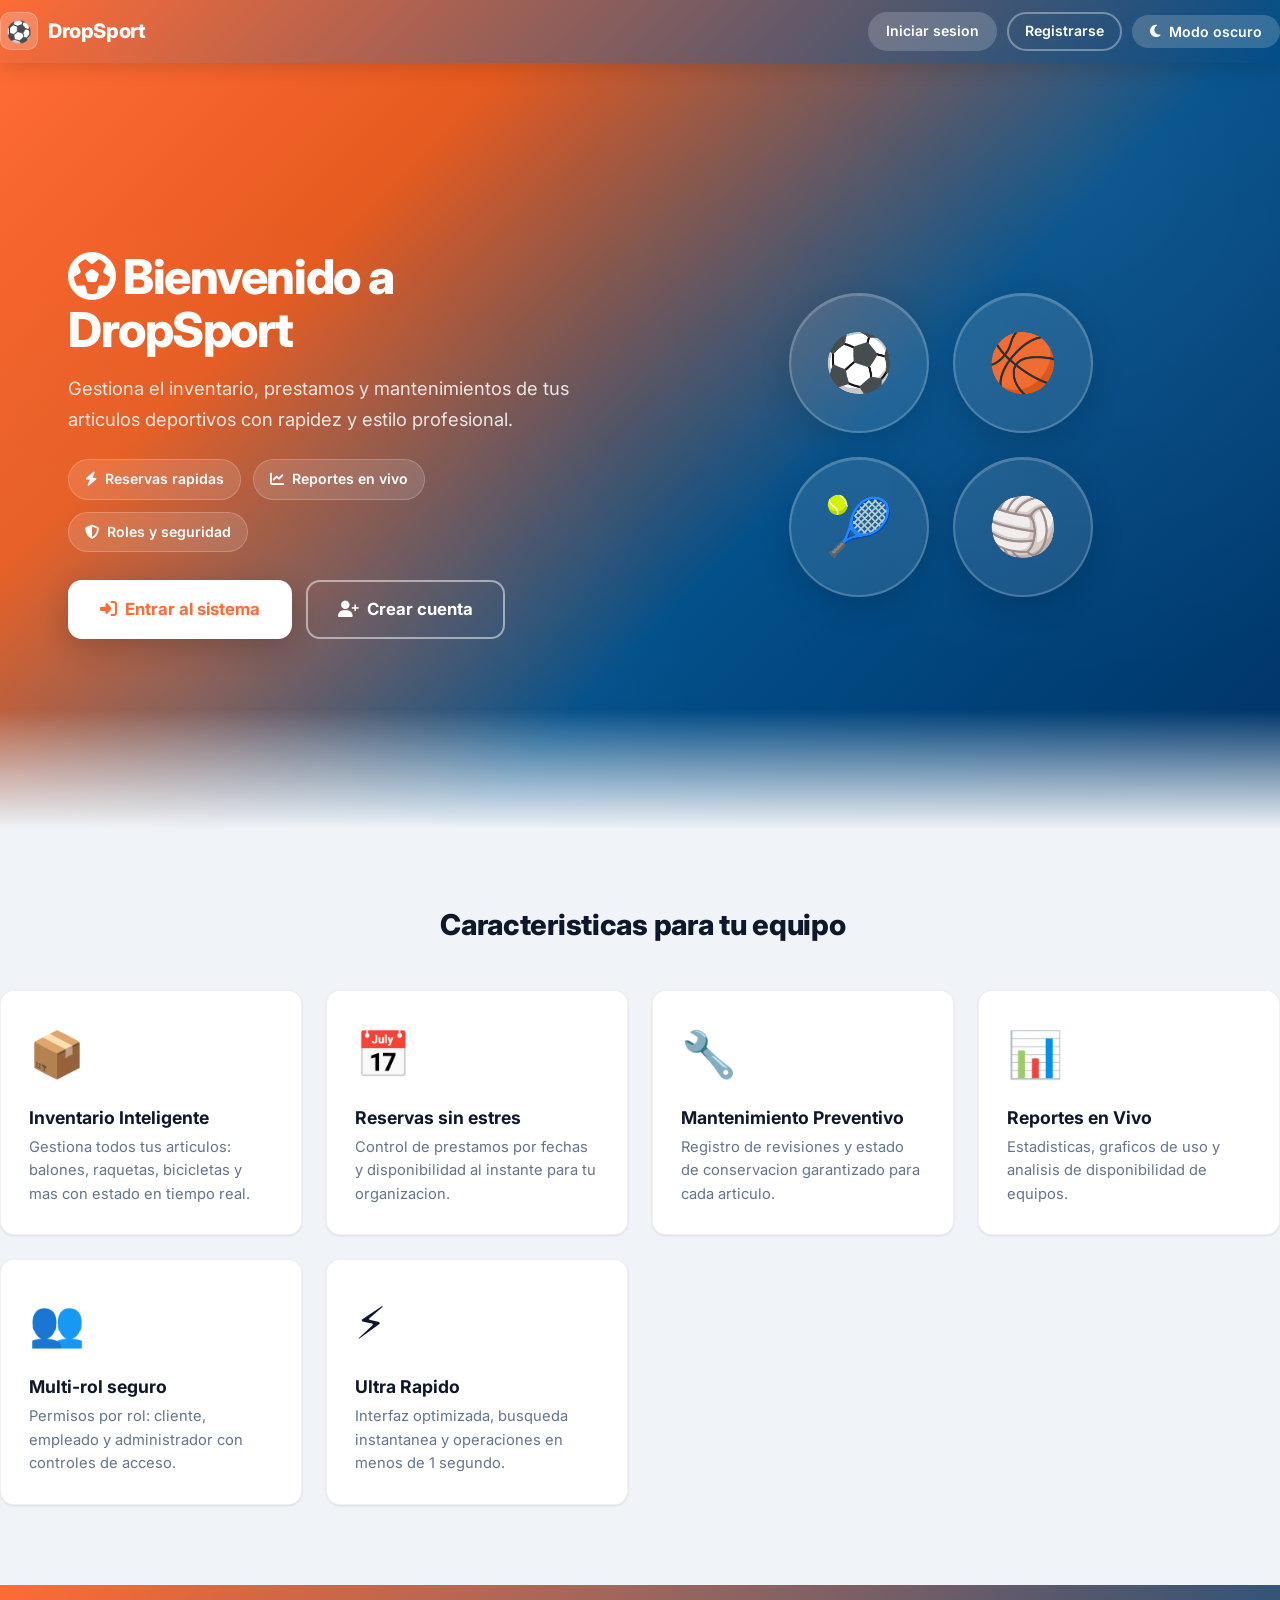
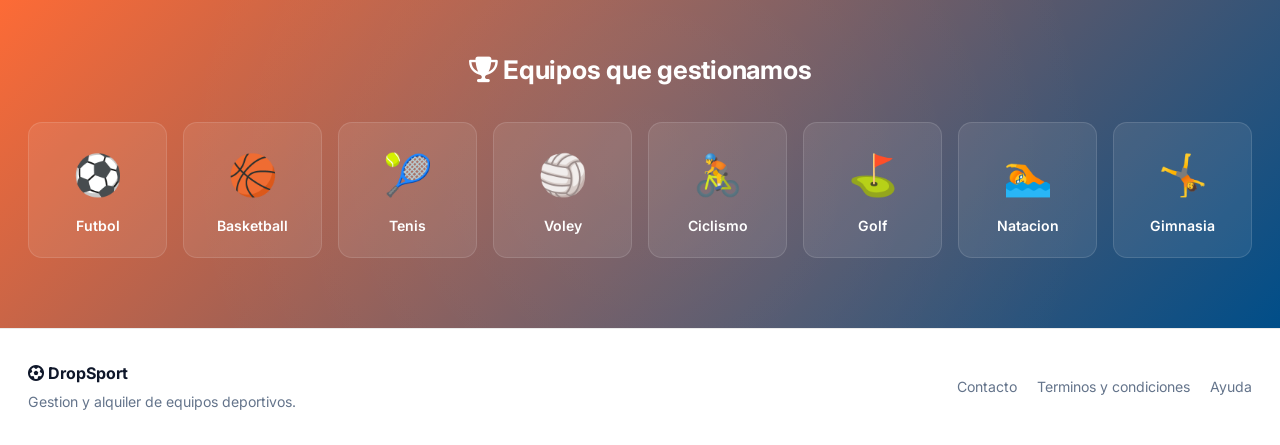
<file: index.html>
<!doctype html>
<html lang="es">
<head>
  <meta charset="utf-8" />
  <meta name="viewport" content="width=device-width,initial-scale=1" />
  <title>DropSport � Gestion de inventarios deportivos</title>
  <link rel="stylesheet" href="styles.css">
  <link href="https://fonts.googleapis.com/css2?family=Inter:wght@300;400;600;700;800&display=swap" rel="stylesheet">
  <link rel="stylesheet" href="https://cdnjs.cloudflare.com/ajax/libs/font-awesome/6.4.0/css/all.min.css">
</head>
<body class="light">
  <header class="site-header">
    <div class="container header-grid">
      <a class="brand" href="/">
        <span class="brand-icon">&#9917;</span> DropSport
      </a>
      <nav class="nav">
        <a href="login.html" class="btn small">Iniciar sesion</a>
        <a href="register.html" class="btn small outline">Registrarse</a>
        <button id="toggleTheme" class="btn small plain" aria-label="Cambiar tema">&#127769; Modo oscuro</button>
      </nav>
    </div>
  </header>

  <main>
    <section id="landing" class="hero-extreme">
      <div class="hero-overlay"></div>
      <div class="hero-inner">
        <div class="hero-text">
          <h2><i class="fa-solid fa-futbol"></i> Bienvenido a DropSport</h2>
          <p class="lead">Gestiona el inventario, prestamos y mantenimientos de tus articulos deportivos con rapidez y estilo profesional.</p>
          <ul class="hero-features">
            <li><i class="fa-solid fa-bolt"></i> Reservas rapidas</li>
            <li><i class="fa-solid fa-chart-line"></i> Reportes en vivo</li>
            <li><i class="fa-solid fa-shield-halved"></i> Roles y seguridad</li>
          </ul>
          <div class="cta">
            <a href="login.html" id="ctaLogin" class="btn large"><i class="fa-solid fa-right-to-bracket"></i> Entrar al sistema</a>
            <a href="register.html" id="ctaRegister" class="btn large outline"><i class="fa-solid fa-user-plus"></i> Crear cuenta</a>
          </div>
        </div>
        <div class="hero-visual" aria-hidden="true">
          <div class="sports-grid">
            <div class="sport-ball">&#9917;</div>
            <div class="sport-ball">&#127936;</div>
            <div class="sport-ball">&#127934;</div>
            <div class="sport-ball">&#127952;</div>
          </div>
        </div>
      </div>
    </section>

    <section class="container features-section">
      <h3><i class="fa-solid fa-sparkles"></i> Caracteristicas para tu equipo</h3>
      <div class="feature-grid">
        <div class="card feature-card">
          <div class="feature-icon">&#128230;</div>
          <h4>Inventario Inteligente</h4>
          <p>Gestiona todos tus articulos: balones, raquetas, bicicletas y mas con estado en tiempo real.</p>
        </div>
        <div class="card feature-card">
          <div class="feature-icon">&#128197;</div>
          <h4>Reservas sin estres</h4>
          <p>Control de prestamos por fechas y disponibilidad al instante para tu organizacion.</p>
        </div>
        <div class="card feature-card">
          <div class="feature-icon">&#128295;</div>
          <h4>Mantenimiento Preventivo</h4>
          <p>Registro de revisiones y estado de conservacion garantizado para cada articulo.</p>
        </div>
        <div class="card feature-card">
          <div class="feature-icon">&#128202;</div>
          <h4>Reportes en Vivo</h4>
          <p>Estadisticas, graficos de uso y analisis de disponibilidad de equipos.</p>
        </div>
        <div class="card feature-card">
          <div class="feature-icon">&#128101;</div>
          <h4>Multi-rol seguro</h4>
          <p>Permisos por rol: cliente, empleado y administrador con controles de acceso.</p>
        </div>
        <div class="card feature-card">
          <div class="feature-icon">&#9889;</div>
          <h4>Ultra Rapido</h4>
          <p>Interfaz optimizada, busqueda instantanea y operaciones en menos de 1 segundo.</p>
        </div>
      </div>
    </section>

    <section class="sports-showcase">
      <div class="container">
        <h3><i class="fa-solid fa-trophy"></i> Equipos que gestionamos</h3>
        <div class="sports-carousel">
          <div class="sport-item"><div class="sport-icon">&#9917;</div><p>Futbol</p></div>
          <div class="sport-item"><div class="sport-icon">&#127936;</div><p>Basketball</p></div>
          <div class="sport-item"><div class="sport-icon">&#127934;</div><p>Tenis</p></div>
          <div class="sport-item"><div class="sport-icon">&#127952;</div><p>Voley</p></div>
          <div class="sport-item"><div class="sport-icon">&#128692;</div><p>Ciclismo</p></div>
          <div class="sport-item"><div class="sport-icon">&#9971;</div><p>Golf</p></div>
          <div class="sport-item"><div class="sport-icon">&#127946;</div><p>Natacion</p></div>
          <div class="sport-item"><div class="sport-icon">&#129336;</div><p>Gimnasia</p></div>
        </div>
      </div>
    </section>
  </main>

  <footer class="site-footer">
    <div class="footer-grid">
      <div>
        <strong><i class="fa-solid fa-futbol"></i> DropSport</strong>
        <p>Gestion y alquiler de equipos deportivos.</p>
      </div>
      <div class="footer-links">
        <a href="#">Contacto</a>
        <a href="#">Terminos y condiciones</a>
        <a href="#">Ayuda</a>
      </div>
    </div>
  </footer>

  <script src="app.js"></script>
</body>
</html>
</file>
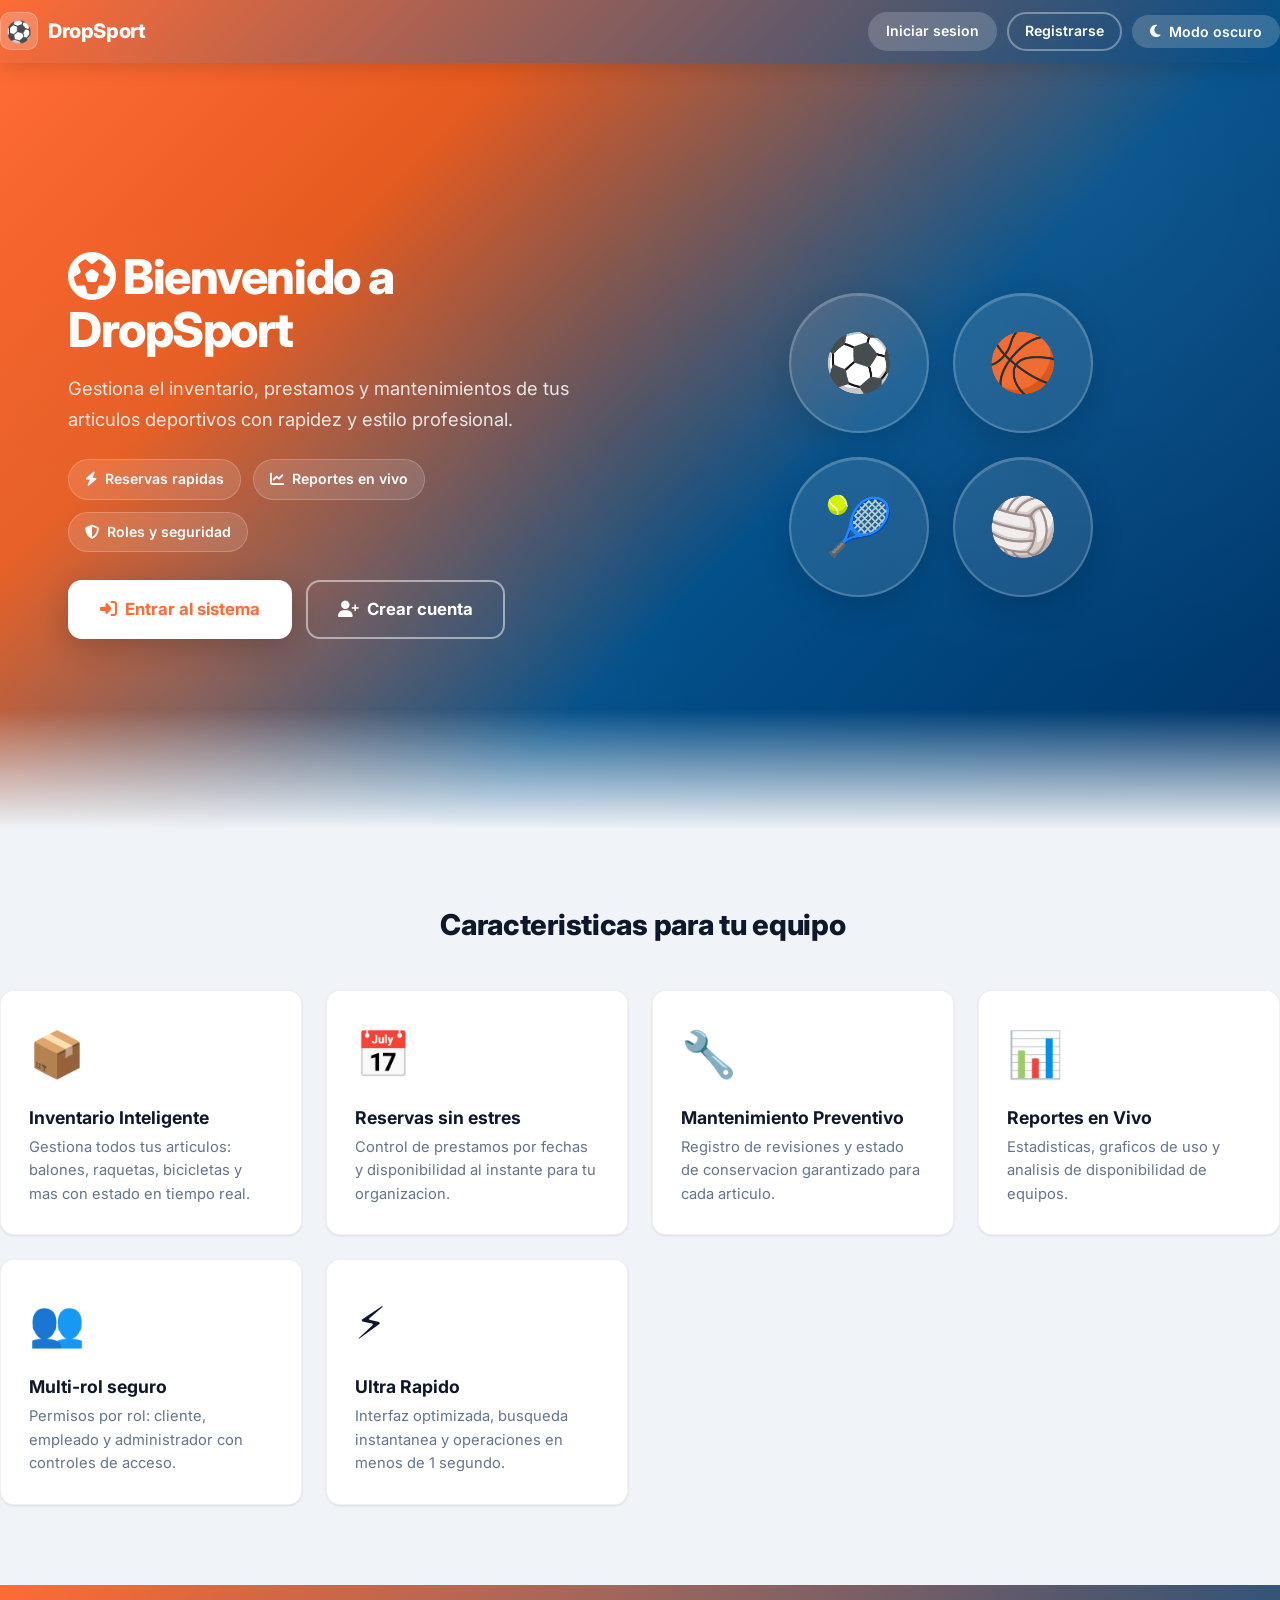
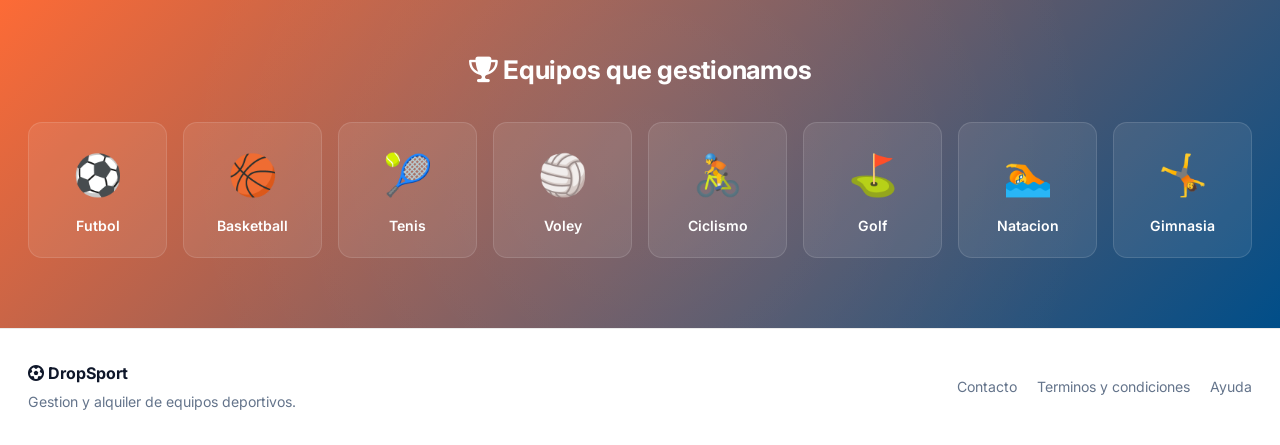
<file: frontend/index.html>
<!doctype html>
<html lang="es">
<head>
  <meta charset="utf-8" />
  <meta name="viewport" content="width=device-width,initial-scale=1" />
  <title>DropSport � Gestion de inventarios deportivos</title>
  <link rel="stylesheet" href="estilos/styles.css">
  <link href="https://fonts.googleapis.com/css2?family=Inter:wght@300;400;600;700;800&display=swap" rel="stylesheet">
  <link rel="stylesheet" href="https://cdnjs.cloudflare.com/ajax/libs/font-awesome/6.4.0/css/all.min.css">
</head>
<body class="light">
  <header class="site-header">
    <div class="container header-grid">
      <a class="brand" href="/">
        <span class="brand-icon">&#9917;</span> DropSport
      </a>
      <nav class="nav">
        <a href="login.html" class="btn small">Iniciar sesion</a>
        <a href="register.html" class="btn small outline">Registrarse</a>
        <button id="toggleTheme" class="btn small plain" aria-label="Cambiar tema">&#127769; Modo oscuro</button>
      </nav>
    </div>
  </header>

  <main>
    <section id="landing" class="hero-extreme">
      <div class="hero-overlay"></div>
      <div class="hero-inner">
        <div class="hero-text">
          <h2><i class="fa-solid fa-futbol"></i> Bienvenido a DropSport</h2>
          <p class="lead">Gestiona el inventario, prestamos y mantenimientos de tus articulos deportivos con rapidez y estilo profesional.</p>
          <ul class="hero-features">
            <li><i class="fa-solid fa-bolt"></i> Reservas rapidas</li>
            <li><i class="fa-solid fa-chart-line"></i> Reportes en vivo</li>
            <li><i class="fa-solid fa-shield-halved"></i> Roles y seguridad</li>
          </ul>
          <div class="cta">
            <a href="login.html" id="ctaLogin" class="btn large"><i class="fa-solid fa-right-to-bracket"></i> Entrar al sistema</a>
            <a href="register.html" id="ctaRegister" class="btn large outline"><i class="fa-solid fa-user-plus"></i> Crear cuenta</a>
          </div>
        </div>
        <div class="hero-visual" aria-hidden="true">
          <div class="sports-grid">
            <div class="sport-ball">&#9917;</div>
            <div class="sport-ball">&#127936;</div>
            <div class="sport-ball">&#127934;</div>
            <div class="sport-ball">&#127952;</div>
          </div>
        </div>
      </div>
    </section>

    <section class="container features-section">
      <h3><i class="fa-solid fa-sparkles"></i> Caracteristicas para tu equipo</h3>
      <div class="feature-grid">
        <div class="card feature-card">
          <div class="feature-icon">&#128230;</div>
          <h4>Inventario Inteligente</h4>
          <p>Gestiona todos tus articulos: balones, raquetas, bicicletas y mas con estado en tiempo real.</p>
        </div>
        <div class="card feature-card">
          <div class="feature-icon">&#128197;</div>
          <h4>Reservas sin estres</h4>
          <p>Control de prestamos por fechas y disponibilidad al instante para tu organizacion.</p>
        </div>
        <div class="card feature-card">
          <div class="feature-icon">&#128295;</div>
          <h4>Mantenimiento Preventivo</h4>
          <p>Registro de revisiones y estado de conservacion garantizado para cada articulo.</p>
        </div>
        <div class="card feature-card">
          <div class="feature-icon">&#128202;</div>
          <h4>Reportes en Vivo</h4>
          <p>Estadisticas, graficos de uso y analisis de disponibilidad de equipos.</p>
        </div>
        <div class="card feature-card">
          <div class="feature-icon">&#128101;</div>
          <h4>Multi-rol seguro</h4>
          <p>Permisos por rol: cliente, empleado y administrador con controles de acceso.</p>
        </div>
        <div class="card feature-card">
          <div class="feature-icon">&#9889;</div>
          <h4>Ultra Rapido</h4>
          <p>Interfaz optimizada, busqueda instantanea y operaciones en menos de 1 segundo.</p>
        </div>
      </div>
    </section>

    <section class="sports-showcase">
      <div class="container">
        <h3><i class="fa-solid fa-trophy"></i> Equipos que gestionamos</h3>
        <div class="sports-carousel">
          <div class="sport-item"><div class="sport-icon">&#9917;</div><p>Futbol</p></div>
          <div class="sport-item"><div class="sport-icon">&#127936;</div><p>Basketball</p></div>
          <div class="sport-item"><div class="sport-icon">&#127934;</div><p>Tenis</p></div>
          <div class="sport-item"><div class="sport-icon">&#127952;</div><p>Voley</p></div>
          <div class="sport-item"><div class="sport-icon">&#128692;</div><p>Ciclismo</p></div>
          <div class="sport-item"><div class="sport-icon">&#9971;</div><p>Golf</p></div>
          <div class="sport-item"><div class="sport-icon">&#127946;</div><p>Natacion</p></div>
          <div class="sport-item"><div class="sport-icon">&#129336;</div><p>Gimnasia</p></div>
        </div>
      </div>
    </section>
  </main>

  <footer class="site-footer">
    <div class="footer-grid">
      <div>
        <strong><i class="fa-solid fa-futbol"></i> DropSport</strong>
        <p>Gestion y alquiler de equipos deportivos.</p>
      </div>
      <div class="footer-links">
        <a href="#">Contacto</a>
        <a href="#">Terminos y condiciones</a>
        <a href="#">Ayuda</a>
      </div>
    </div>
  </footer>

  <script src="app.js"></script>
</body>
</html>
</file>
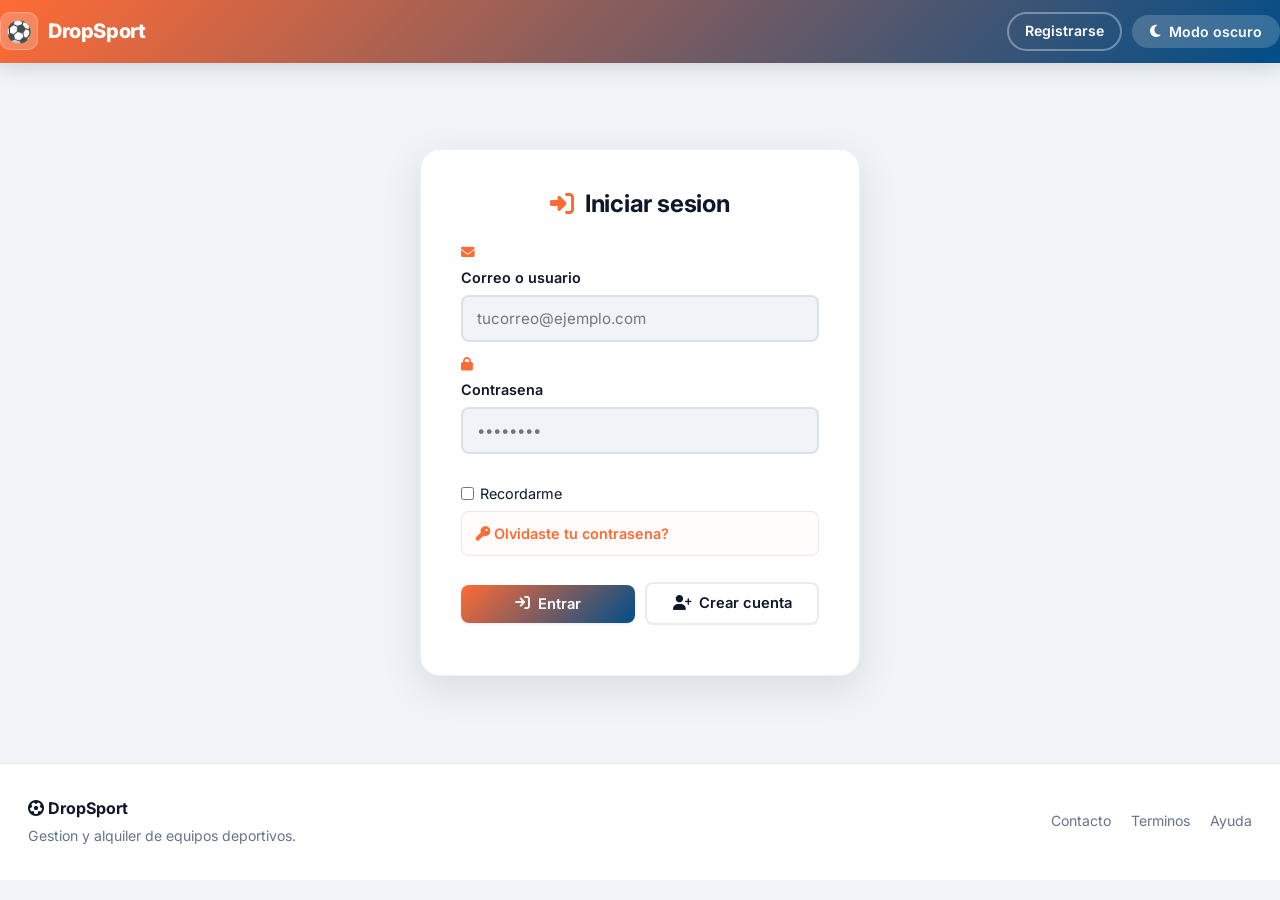
<file: login.html>
<!doctype html>
<html lang="es">
<head>
  <meta charset="utf-8" />
  <meta name="viewport" content="width=device-width,initial-scale=1" />
  <title>Iniciar sesion - DropSport</title>
  <link rel="stylesheet" href="styles.css">
  <link href="https://fonts.googleapis.com/css2?family=Inter:wght@300;400;600;700;800&display=swap" rel="stylesheet">
  <link rel="stylesheet" href="https://cdnjs.cloudflare.com/ajax/libs/font-awesome/6.4.0/css/all.min.css">
</head>
<body>
  <header class="site-header">
    <div class="container header-grid">
      <a class="brand" href="/">
        <span class="brand-icon">&#9917;</span> DropSport
      </a>
      <nav class="nav">
        <a href="register.html" class="btn small outline">Registrarse</a>
        <button id="toggleTheme" class="btn small plain" aria-label="Cambiar tema">&#127769;</button>
      </nav>
    </div>
  </header>

  <main>
    <section class="container">
      <div class="auth-area">
        <div class="card auth-card">
          <h3><i class="fa-solid fa-right-to-bracket"></i> Iniciar sesion</h3>
          <form onsubmit="return false">
            <label>
              <i class="fa-solid fa-envelope"></i> Correo o usuario
              <input id="loginUser" placeholder="tucorreo@ejemplo.com" required>
            </label>
            <label>
              <i class="fa-solid fa-lock"></i> Contrasena
              <input id="loginPass" type="password" placeholder="&#8226;&#8226;&#8226;&#8226;&#8226;&#8226;&#8226;&#8226;" required>
            </label>
            <div class="row">
              <label class="remember"><input id="rememberMe" type="checkbox"> Recordarme</label>
            </div>
            <div class="auth-recovery-link">
              <details class="recovery-visual">
                <summary><i class="fa-solid fa-key"></i> Olvidaste tu contrasena?</summary>
                <div class="recovery-visual-body">
                  <label><i class="fa-solid fa-envelope"></i> Correo electronico<input id="recoverEmail" type="email" placeholder="tucorreo@ejemplo.com"></label>
                  <label><i class="fa-solid fa-lock"></i> Nueva contrasena<input id="recoverPass" type="password" placeholder="&#8226;&#8226;&#8226;&#8226;&#8226;&#8226;&#8226;&#8226;"></label>
                  <label><i class="fa-solid fa-lock"></i> Confirmar contrasena<input id="recoverPass2" type="password" placeholder="&#8226;&#8226;&#8226;&#8226;&#8226;&#8226;&#8226;&#8226;"></label>
                  <div class="row">
                    <button id="recoverSubmit" type="button" class="btn small">Actualizar</button>
                    <button id="recoverCancel" type="button" class="btn small outline">Cancelar</button>
                  </div>
                  <div id="recoverError" class="form-error"></div>
                </div>
              </details>
            </div>
            <div class="row" style="margin-top:16px">
              <button id="doLogin" type="button" class="btn"><i class="fa-solid fa-arrow-right-to-bracket"></i> Entrar</button>
              <a href="register.html" class="btn outline"><i class="fa-solid fa-user-plus"></i> Crear cuenta</a>
            </div>
            <div id="loginError" class="form-error"></div>
          </form>
        </div>
      </div>
    </section>
  </main>

  <footer class="site-footer">
    <div class="footer-grid">
      <div>
        <strong><i class="fa-solid fa-futbol"></i> DropSport</strong>
        <p>Gestion y alquiler de equipos deportivos.</p>
      </div>
      <div class="footer-links">
        <a href="#">Contacto</a>
        <a href="#">Terminos</a>
        <a href="#">Ayuda</a>
      </div>
    </div>
  </footer>

  <script src="app.js"></script>
</body>
</html>
</file>
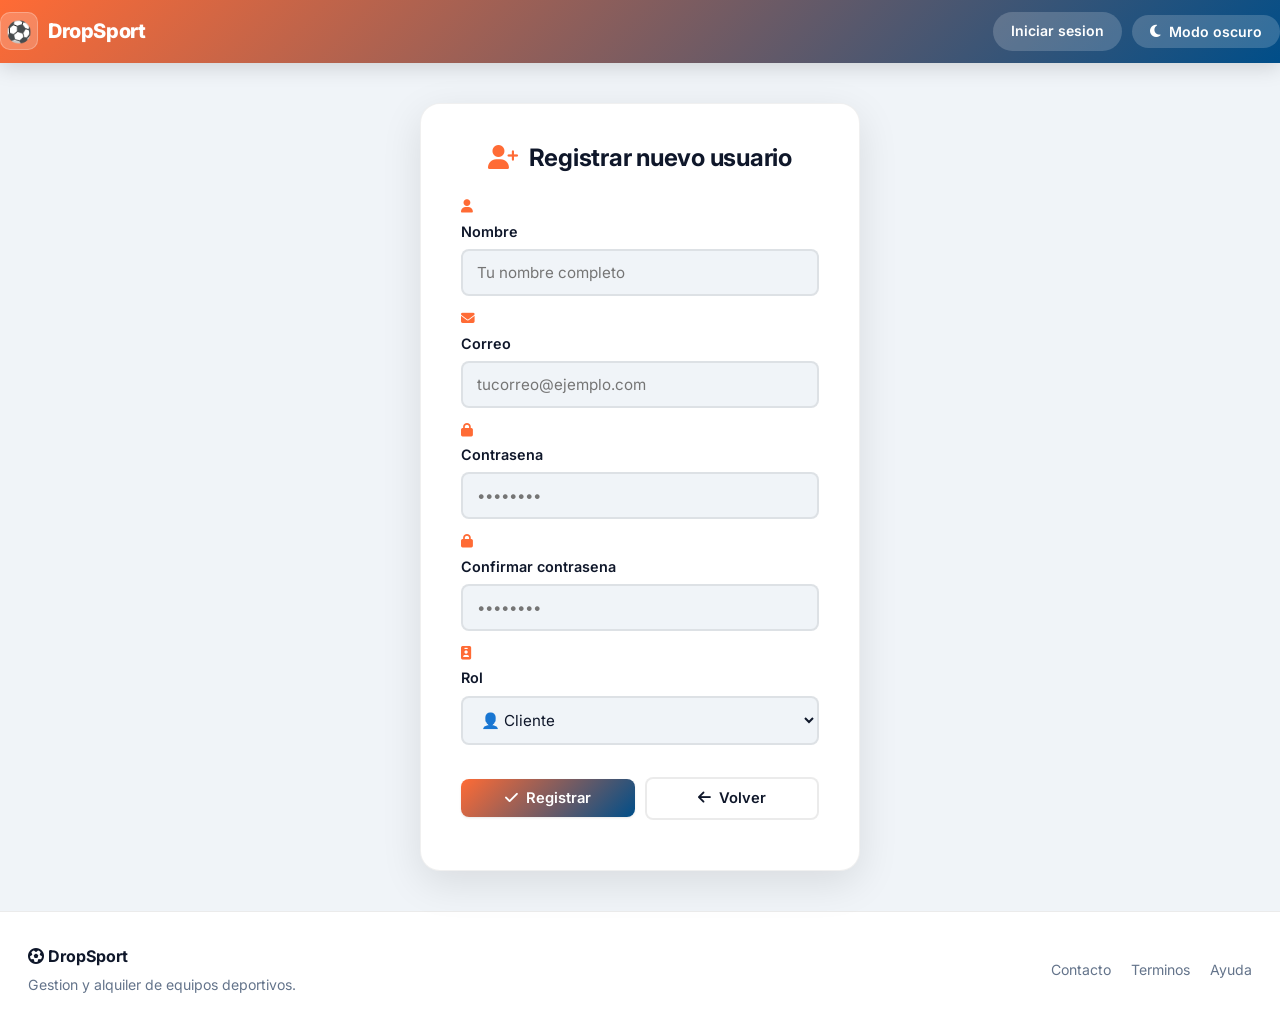
<file: register.html>
<!doctype html>
<html lang="es">
<head>
  <meta charset="utf-8" />
  <meta name="viewport" content="width=device-width,initial-scale=1" />
  <title>Registrarse - DropSport</title>
  <link rel="stylesheet" href="styles.css">
  <link href="https://fonts.googleapis.com/css2?family=Inter:wght@300;400;600;700;800&display=swap" rel="stylesheet">
  <link rel="stylesheet" href="https://cdnjs.cloudflare.com/ajax/libs/font-awesome/6.4.0/css/all.min.css">
</head>
<body>
  <header class="site-header">
    <div class="container header-grid">
      <a class="brand" href="/">
        <span class="brand-icon">&#9917;</span> DropSport
      </a>
      <nav class="nav">
        <a href="login.html" class="btn small">Iniciar sesion</a>
        <button id="toggleTheme" class="btn small plain" aria-label="Cambiar tema">&#127769;</button>
      </nav>
    </div>
  </header>

  <main>
    <section class="container">
      <div class="auth-area">
        <div class="card auth-card">
          <h3><i class="fa-solid fa-user-plus"></i> Registrar nuevo usuario</h3>
          <form onsubmit="return false">
            <label><i class="fa-solid fa-user"></i> Nombre<input id="regName" placeholder="Tu nombre completo" required></label>
            <label><i class="fa-solid fa-envelope"></i> Correo<input id="regEmail" type="email" placeholder="tucorreo@ejemplo.com" required></label>
            <label><i class="fa-solid fa-lock"></i> Contrasena<input id="regPass" type="password" placeholder="&#8226;&#8226;&#8226;&#8226;&#8226;&#8226;&#8226;&#8226;" required></label>
            <label><i class="fa-solid fa-lock"></i> Confirmar contrasena<input id="regPass2" type="password" placeholder="&#8226;&#8226;&#8226;&#8226;&#8226;&#8226;&#8226;&#8226;" required></label>
            <label><i class="fa-solid fa-id-badge"></i> Rol
              <select id="regRole">
                <option value="cliente">&#128100; Cliente</option>
                <option value="empleado">&#128119; Empleado</option>
                <option value="administrador">&#128737; Administrador</option>
              </select>
            </label>
            <div class="row" style="margin-top:16px">
              <button id="doRegister" type="button" class="btn"><i class="fa-solid fa-check"></i> Registrar</button>
              <a href="login.html" class="btn outline"><i class="fa-solid fa-arrow-left"></i> Volver</a>
            </div>
            <div id="registerError" class="form-error"></div>
          </form>
        </div>
      </div>
    </section>
  </main>

  <footer class="site-footer">
    <div class="footer-grid">
      <div>
        <strong><i class="fa-solid fa-futbol"></i> DropSport</strong>
        <p>Gestion y alquiler de equipos deportivos.</p>
      </div>
      <div class="footer-links">
        <a href="#">Contacto</a>
        <a href="#">Terminos</a>
        <a href="#">Ayuda</a>
      </div>
    </div>
  </footer>

  <script src="app.js"></script>
</body>
</html>
</file>
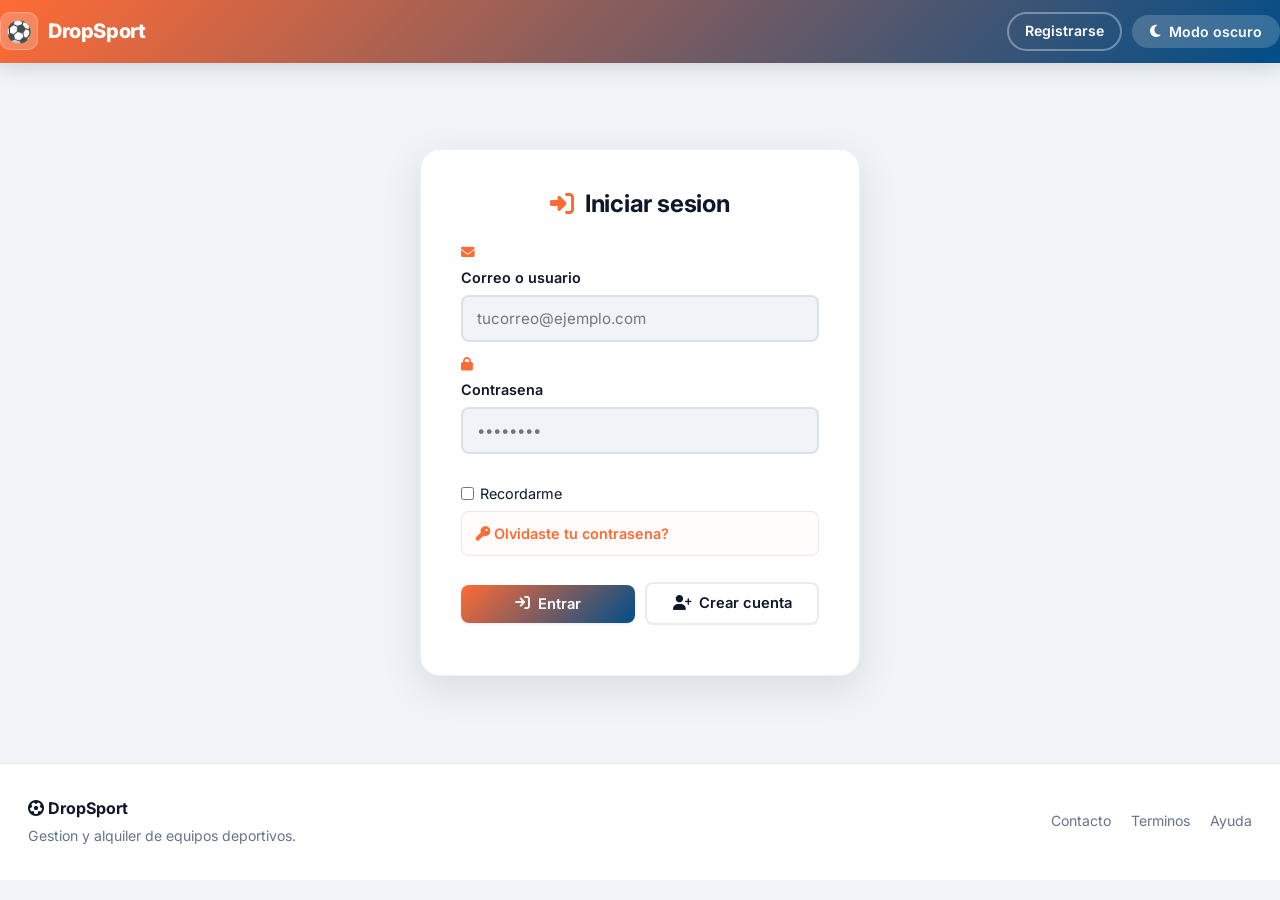
<file: frontend/login.html>
<!doctype html>
<html lang="es">
<head>
  <meta charset="utf-8" />
  <meta name="viewport" content="width=device-width,initial-scale=1" />
  <title>Iniciar sesion - DropSport</title>
  <link rel="stylesheet" href="estilos/styles.css">
  <link href="https://fonts.googleapis.com/css2?family=Inter:wght@300;400;600;700;800&display=swap" rel="stylesheet">
  <link rel="stylesheet" href="https://cdnjs.cloudflare.com/ajax/libs/font-awesome/6.4.0/css/all.min.css">
</head>
<body>
  <header class="site-header">
    <div class="container header-grid">
      <a class="brand" href="/">
        <span class="brand-icon">&#9917;</span> DropSport
      </a>
      <nav class="nav">
        <a href="register.html" class="btn small outline">Registrarse</a>
        <button id="toggleTheme" class="btn small plain" aria-label="Cambiar tema">&#127769;</button>
      </nav>
    </div>
  </header>

  <main>
    <section class="container">
      <div class="auth-area">
        <div class="card auth-card">
          <h3><i class="fa-solid fa-right-to-bracket"></i> Iniciar sesion</h3>
          <form onsubmit="return false">
            <label>
              <i class="fa-solid fa-envelope"></i> Correo o usuario
              <input id="loginUser" placeholder="tucorreo@ejemplo.com" required>
            </label>
            <label>
              <i class="fa-solid fa-lock"></i> Contrasena
              <input id="loginPass" type="password" placeholder="&#8226;&#8226;&#8226;&#8226;&#8226;&#8226;&#8226;&#8226;" required>
            </label>
            <div class="row">
              <label class="remember"><input id="rememberMe" type="checkbox"> Recordarme</label>
            </div>
            <div class="auth-recovery-link">
              <details class="recovery-visual">
                <summary><i class="fa-solid fa-key"></i> Olvidaste tu contrasena?</summary>
                <div class="recovery-visual-body">
                  <label><i class="fa-solid fa-envelope"></i> Correo electronico<input id="recoverEmail" type="email" placeholder="tucorreo@ejemplo.com"></label>
                  <label><i class="fa-solid fa-lock"></i> Nueva contrasena<input id="recoverPass" type="password" placeholder="&#8226;&#8226;&#8226;&#8226;&#8226;&#8226;&#8226;&#8226;"></label>
                  <label><i class="fa-solid fa-lock"></i> Confirmar contrasena<input id="recoverPass2" type="password" placeholder="&#8226;&#8226;&#8226;&#8226;&#8226;&#8226;&#8226;&#8226;"></label>
                  <div class="row">
                    <button id="recoverSubmit" type="button" class="btn small">Actualizar</button>
                    <button id="recoverCancel" type="button" class="btn small outline">Cancelar</button>
                  </div>
                  <div id="recoverError" class="form-error"></div>
                </div>
              </details>
            </div>
            <div class="row spaced">
              <button id="doLogin" type="button" class="btn"><i class="fa-solid fa-arrow-right-to-bracket"></i> Entrar</button>
              <a href="register.html" class="btn outline"><i class="fa-solid fa-user-plus"></i> Crear cuenta</a>
            </div>
            <div id="loginError" class="form-error"></div>
          </form>
        </div>
      </div>
    </section>
  </main>

  <footer class="site-footer">
    <div class="footer-grid">
      <div>
        <strong><i class="fa-solid fa-futbol"></i> DropSport</strong>
        <p>Gestion y alquiler de equipos deportivos.</p>
      </div>
      <div class="footer-links">
        <a href="#">Contacto</a>
        <a href="#">Terminos</a>
        <a href="#">Ayuda</a>
      </div>
    </div>
  </footer>

  <script src="app.js"></script>
</body>
</html>
</file>
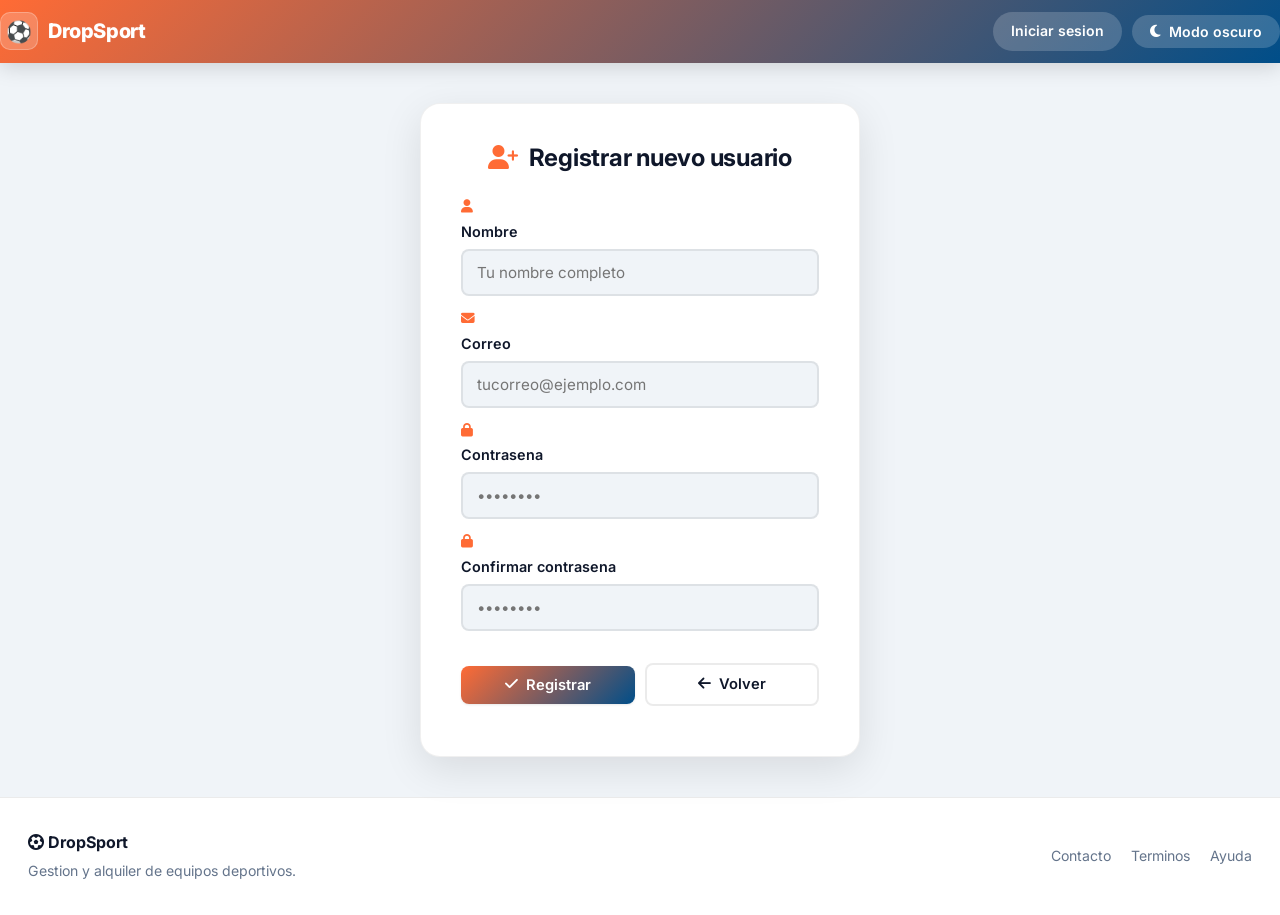
<file: frontend/register.html>
<!doctype html>
<html lang="es">
<head>
  <meta charset="utf-8" />
  <meta name="viewport" content="width=device-width,initial-scale=1" />
  <title>Registrarse - DropSport</title>
  <link rel="stylesheet" href="estilos/styles.css">
  <link href="https://fonts.googleapis.com/css2?family=Inter:wght@300;400;600;700;800&display=swap" rel="stylesheet">
  <link rel="stylesheet" href="https://cdnjs.cloudflare.com/ajax/libs/font-awesome/6.4.0/css/all.min.css">
</head>
<body>
  <header class="site-header">
    <div class="container header-grid">
      <a class="brand" href="/">
        <span class="brand-icon">&#9917;</span> DropSport
      </a>
      <nav class="nav">
        <a href="login.html" class="btn small">Iniciar sesion</a>
        <button id="toggleTheme" class="btn small plain" aria-label="Cambiar tema">&#127769;</button>
      </nav>
    </div>
  </header>

  <main>
    <section class="container">
      <div class="auth-area">
        <div class="card auth-card">
          <h3><i class="fa-solid fa-user-plus"></i> Registrar nuevo usuario</h3>
          <form onsubmit="return false">
            <label><i class="fa-solid fa-user"></i> Nombre<input id="regName" placeholder="Tu nombre completo" required></label>
            <label><i class="fa-solid fa-envelope"></i> Correo<input id="regEmail" type="email" placeholder="tucorreo@ejemplo.com" required></label>
            <label><i class="fa-solid fa-lock"></i> Contrasena<input id="regPass" type="password" placeholder="&#8226;&#8226;&#8226;&#8226;&#8226;&#8226;&#8226;&#8226;" required></label>
            <label><i class="fa-solid fa-lock"></i> Confirmar contrasena<input id="regPass2" type="password" placeholder="&#8226;&#8226;&#8226;&#8226;&#8226;&#8226;&#8226;&#8226;" required></label>
            <div class="row spaced">
              <button id="doRegister" type="button" class="btn"><i class="fa-solid fa-check"></i> Registrar</button>
              <a href="login.html" class="btn outline"><i class="fa-solid fa-arrow-left"></i> Volver</a>
            </div>
            <div id="registerError" class="form-error"></div>
          </form>
        </div>
      </div>
    </section>
  </main>

  <footer class="site-footer">
    <div class="footer-grid">
      <div>
        <strong><i class="fa-solid fa-futbol"></i> DropSport</strong>
        <p>Gestion y alquiler de equipos deportivos.</p>
      </div>
      <div class="footer-links">
        <a href="#">Contacto</a>
        <a href="#">Terminos</a>
        <a href="#">Ayuda</a>
      </div>
    </div>
  </footer>

  <script src="app.js"></script>
</body>
</html>
</file>
<file: styles.css>
/* -------------------------------------------------------
   DropSport � Sistema de Inventario Deportivo
   Diseno Premium 2025
   ------------------------------------------------------- */

/* -- Variables de Tema ------------------------------- */
:root {
  --primary: #ff6b35;
  --primary-light: #ff8c5a;
  --primary-dark: #e55a1f;
  --accent: #004e89;
  --accent-light: #1a6fad;
  --success: #10b981;
  --success-light: #d1fae5;
  --warning: #f59e0b;
  --warning-light: #fef3c7;
  --danger: #ef4444;
  --danger-light: #fee2e2;
  --bg: #f0f4f8;
  --bg-alt: #e2e8f0;
  --card: #ffffff;
  --card-hover: #fafbfc;
  --card-border: rgba(0, 0, 0, 0.06);
  --text: #0f172a;
  --text-secondary: #475569;
  --muted: #64748b;
  --muted-border: rgba(0, 0, 0, 0.08);
  --sidebar-bg: #ffffff;
  --shadow-sm: 0 1px 3px rgba(0,0,0,0.06), 0 1px 2px rgba(0,0,0,0.04);
  --shadow-md: 0 4px 16px rgba(0,0,0,0.08);
  --shadow-lg: 0 12px 40px rgba(0,0,0,0.1);
  --shadow-glow: 0 0 30px rgba(255,107,53,0.15);
  --radius: 14px;
  --radius-sm: 8px;
  --radius-xl: 20px;
  --transition: all 0.25s cubic-bezier(0.4, 0, 0.2, 1);
}

body.dark {
  --bg: #0c1222;
  --bg-alt: #131d33;
  --card: #1a2744;
  --card-hover: #1f2f52;
  --card-border: rgba(255, 107, 53, 0.1);
  --text: #e8edf5;
  --text-secondary: #94a3b8;
  --muted: #7a8baa;
  --muted-border: rgba(255, 255, 255, 0.06);
  --sidebar-bg: #141e35;
  --shadow-sm: 0 1px 3px rgba(0,0,0,0.2);
  --shadow-md: 0 4px 16px rgba(0,0,0,0.3);
  --shadow-lg: 0 12px 40px rgba(0,0,0,0.4);
  --shadow-glow: 0 0 30px rgba(255,107,53,0.08);
  --accent-light: #64b5f6;
}

/* -- Reset ------------------------------------------- */
*, *::before, *::after { box-sizing: border-box; margin: 0; padding: 0; }
html { scroll-behavior: smooth; }
body {
  font-family: 'Inter', system-ui, -apple-system, 'Segoe UI', Roboto, sans-serif;
  background: var(--bg); color: var(--text); line-height: 1.6;
  -webkit-font-smoothing: antialiased;
  transition: background-color 0.4s ease, color 0.3s ease;
}

/* -- Tipografia --------------------------------------- */
h1,h2,h3,h4,h5,h6 { color: var(--text); font-weight: 700; line-height: 1.2; }
h2 { font-size: 2.2rem; letter-spacing: -0.02em; }
h3 { font-size: 1.4rem; letter-spacing: -0.01em; }
h4 { font-size: 1.1rem; }
p { color: var(--text-secondary); }
strong, b { color: var(--text); }
label { color: var(--text); font-weight: 500; font-size: 0.92rem; }
a { color: var(--primary); text-decoration: none; transition: color 0.2s; }
a:hover { color: var(--primary-dark); }

/* -- Layout ------------------------------------------- */
.container { max-width: 1320px; margin: 0 auto; padding: 0 28px; }
.hidden { display: none !important; }

/* -- Header ------------------------------------------- */
.site-header {
  position: sticky; top: 0; z-index: 100;
  background: linear-gradient(135deg, var(--primary) 0%, var(--accent) 100%);
  box-shadow: 0 4px 20px rgba(0,0,0,0.15);
}
body.dark .site-header {
  background: linear-gradient(135deg, #1a2744 0%, #0f233d 60%, rgba(255,107,53,0.3) 100%);
  box-shadow: 0 4px 20px rgba(0,0,0,0.4);
}
.header-grid {
  display: flex; justify-content: space-between; align-items: center;
  padding: 12px 0; min-height: 60px;
}
.brand {
  display: flex; align-items: center; gap: 10px;
  color: #fff; font-weight: 800; font-size: 1.25rem;
  text-decoration: none; letter-spacing: -0.02em;
}
.brand-icon {
  width: 38px; height: 38px;
  background: rgba(255,255,255,0.2);
  border-radius: 10px; display: flex; align-items: center; justify-content: center;
  font-size: 1.3rem;
  border: 1px solid rgba(255,255,255,0.25);
}
.nav { display: flex; align-items: center; gap: 10px; }
.nav a, .nav button { text-decoration: none; }

/* -- Botones ------------------------------------------ */
.btn {
  display: inline-flex; align-items: center; justify-content: center; gap: 8px;
  padding: 10px 18px; border-radius: var(--radius-sm); border: none;
  font-weight: 600; font-size: 0.92rem; cursor: pointer;
  background: linear-gradient(135deg, var(--primary), var(--accent));
  color: #fff; white-space: nowrap;
  box-shadow: var(--shadow-sm);
  transition: var(--transition);
  position: relative; overflow: hidden;
  font-family: inherit;
}
.btn::after {
  content: ''; position: absolute; inset: 0;
  background: linear-gradient(135deg, rgba(255,255,255,0.15), transparent);
  opacity: 0; transition: opacity 0.3s;
}
.btn:hover { transform: translateY(-2px); box-shadow: var(--shadow-md), var(--shadow-glow); }
.btn:hover::after { opacity: 1; }
.btn:active { transform: translateY(0); }
.btn:focus-visible { outline: 3px solid rgba(255,107,53,0.3); outline-offset: 2px; }

.btn.outline {
  background: transparent; color: var(--text);
  box-shadow: inset 0 0 0 2px var(--muted-border);
}
.btn.outline:hover {
  color: var(--primary);
  box-shadow: inset 0 0 0 2px var(--primary), 0 4px 16px rgba(255,107,53,0.12);
  background: rgba(255,107,53,0.04);
}
body.dark .btn.outline { color: var(--text); box-shadow: inset 0 0 0 2px rgba(255,255,255,0.15); }
body.dark .btn.outline:hover { color: var(--primary); box-shadow: inset 0 0 0 2px var(--primary); }

.btn.plain {
  background: transparent; color: var(--muted);
  box-shadow: none; padding: 8px 14px;
}
.btn.plain:hover { background: rgba(255,107,53,0.06); color: var(--primary); }

.btn.ghost { background: transparent; color: var(--primary); box-shadow: inset 0 0 0 2px var(--primary); }
.btn.large { padding: 14px 28px; font-size: 1rem; border-radius: var(--radius); }
.btn.small { padding: 7px 14px; font-size: 0.85rem; }

/* Header nav btns */
.nav .btn { color: #fff; border-radius: 999px; font-size: 0.88rem; padding: 8px 18px; }
.nav .btn.outline { background: transparent; color: #fff; box-shadow: inset 0 0 0 2px rgba(255,255,255,0.35); }
.nav .btn.outline:hover { background: rgba(255,255,255,0.1); box-shadow: inset 0 0 0 2px rgba(255,255,255,0.7); color: #fff; }
.nav .btn:not(.outline) { background: rgba(255,255,255,0.18); box-shadow: none; }
.nav .btn:not(.outline):hover { background: rgba(255,255,255,0.28); }

/* -- Cards -------------------------------------------- */
.card {
  background: var(--card); padding: 20px;
  border-radius: var(--radius); border: 1px solid var(--card-border);
  box-shadow: var(--shadow-sm); transition: var(--transition);
}
.card:hover { box-shadow: var(--shadow-md); }

/* -- Auth (login / register) --------------------------- */
.auth-area {
  display: flex; justify-content: center; align-items: center;
  min-height: calc(100vh - 200px); padding: 40px 0;
}
.auth-card {
  width: 100%; max-width: 440px; padding: 40px;
  border-radius: var(--radius-xl); border: 1px solid var(--card-border);
  background: var(--card); box-shadow: var(--shadow-lg);
}
.auth-card h3 {
  text-align: center; margin-bottom: 28px; font-size: 1.5rem; color: var(--text);
}
.auth-card h3 i { color: var(--primary); margin-right: 6px; }
.auth-card form { display: flex; flex-direction: column; gap: 2px; }
.auth-card label {
  display: flex; flex-direction: column; gap: 6px;
  margin-bottom: 14px; font-size: 0.9rem; font-weight: 600;
}
.auth-card label i { color: var(--primary); margin-right: 4px; font-size: 0.85rem; }
.auth-card input, .auth-card select {
  width: 100%; padding: 12px 14px;
  border-radius: var(--radius-sm); border: 2px solid var(--muted-border);
  background: var(--bg); color: var(--text);
  font-size: 0.95rem; font-family: inherit; transition: var(--transition);
}
.auth-card input:focus, .auth-card select:focus {
  outline: none; border-color: var(--primary);
  box-shadow: 0 0 0 4px rgba(255,107,53,0.1); background: var(--card);
}
body.dark .auth-card input, body.dark .auth-card select { background: var(--bg-alt); border-color: rgba(255,255,255,0.08); }
body.dark .auth-card input:focus, body.dark .auth-card select:focus { border-color: var(--primary); background: var(--card); }
.auth-card .row { display: flex; gap: 10px; margin-top: 12px; }
.auth-card .row .btn { flex: 1; justify-content: center; }
.form-error { color: var(--danger); font-size: 0.88rem; margin-top: 8px; font-weight: 500; }
.form-info { color: var(--success); font-size: 0.88rem; margin-top: 8px; }
.remember { display: flex !important; flex-direction: row !important; align-items: center; gap: 6px; font-weight: 400 !important; font-size: 0.88rem; margin-bottom: 0 !important; }
.remember input { width: auto !important; }

/* Recovery */
.auth-recovery-link { margin: 4px 0 8px; }
.recovery-visual { border: 1px solid var(--muted-border); border-radius: var(--radius-sm); padding: 10px 14px; background: rgba(255,107,53,0.02); }
.recovery-visual summary { cursor: pointer; font-weight: 600; color: var(--primary); list-style: none; font-size: 0.9rem; }
.recovery-visual summary::-webkit-details-marker { display: none; }
.recovery-visual-body { margin-top: 12px; padding-top: 12px; border-top: 1px solid var(--muted-border); }

/* -- Hero / Landing ------------------------------------ */
.hero-extreme {
  position: relative; min-height: 85vh;
  display: flex; align-items: center;
  background: linear-gradient(135deg, #ff6b35 0%, #e55a1f 25%, #004e89 60%, #003366 100%);
  overflow: hidden; padding: 60px 0;
}
.hero-extreme::before {
  content: ''; position: absolute; inset: 0;
  background:
    radial-gradient(circle at 15% 85%, rgba(255,255,255,0.08) 0%, transparent 40%),
    radial-gradient(circle at 85% 15%, rgba(255,255,255,0.06) 0%, transparent 40%),
    radial-gradient(circle at 50% 50%, rgba(255,255,255,0.02) 0%, transparent 60%);
  pointer-events: none;
}
.hero-extreme::after {
  content: ''; position: absolute; bottom: -2px; left: 0; right: 0; height: 120px;
  background: linear-gradient(to top, var(--bg), transparent);
  pointer-events: none;
}
body.dark .hero-extreme { background: linear-gradient(135deg, #0c1222 0%, #1a2744 30%, #0f233d 60%, #1a4d7a 100%); }
body.dark .hero-extreme::after { background: linear-gradient(to top, var(--bg), transparent); }
.hero-overlay { display: none; }
.hero-inner {
  position: relative; z-index: 1;
  display: flex; align-items: center; gap: 60px;
  max-width: 1200px; margin: 0 auto; width: 100%; padding: 0 28px;
}
.hero-text { flex: 1; color: #fff; }
.hero-text h2 {
  color: #fff; font-size: 3rem; font-weight: 800;
  margin-bottom: 16px; letter-spacing: -0.03em; line-height: 1.1;
}
.hero-text .lead { color: rgba(255,255,255,0.85); font-size: 1.15rem; line-height: 1.7; max-width: 520px; }
.hero-features { list-style: none; padding: 0; margin: 24px 0; display: flex; gap: 12px; flex-wrap: wrap; }
.hero-features li {
  background: rgba(255,255,255,0.12); color: #fff; font-weight: 600;
  padding: 8px 16px; border-radius: 999px; font-size: 0.88rem;
  display: flex; align-items: center; gap: 8px;
  border: 1px solid rgba(255,255,255,0.2);
}
.cta { margin-top: 28px; display: flex; gap: 14px; flex-wrap: wrap; }
.hero-extreme .btn.large {
  background: #fff; color: var(--primary); font-weight: 700;
  box-shadow: 0 8px 30px rgba(0,0,0,0.2); border-radius: var(--radius);
  padding: 16px 32px; font-size: 1.05rem;
}
.hero-extreme .btn.large:hover { transform: translateY(-4px); box-shadow: 0 14px 40px rgba(0,0,0,0.25); background: #fff; }
.hero-extreme .btn.large.outline { background: transparent; color: #fff; box-shadow: inset 0 0 0 2px rgba(255,255,255,0.5); }
.hero-extreme .btn.large.outline:hover { background: rgba(255,255,255,0.1); box-shadow: inset 0 0 0 2px #fff; }

/* Hero visual - animated balls */
.hero-visual { flex: 1; display: flex; align-items: center; justify-content: center; }
.sports-grid { display: grid; grid-template-columns: repeat(2, 1fr); gap: 24px; animation: floatGridIn 1s ease both; }
.sport-ball {
  width: 140px; height: 140px; border-radius: 50%;
  display: flex; align-items: center; justify-content: center;
  font-size: 3.5rem;
  background: rgba(255,255,255,0.1);
  backdrop-filter: blur(16px);
  border: 2px solid rgba(255,255,255,0.2);
  box-shadow: 0 8px 32px rgba(0,0,0,0.15), inset 0 1px 0 rgba(255,255,255,0.2);
  animation: float 4s ease-in-out infinite;
  transition: transform 0.3s;
}
.sport-ball:hover { transform: scale(1.15) !important; }
.sport-ball:nth-child(2) { animation-delay: 0.5s; }
.sport-ball:nth-child(3) { animation-delay: 1s; }
.sport-ball:nth-child(4) { animation-delay: 1.5s; }
@keyframes float {
  0%, 100% { transform: translateY(0) rotate(0deg); }
  25% { transform: translateY(-15px) rotate(3deg); }
  75% { transform: translateY(-8px) rotate(-2deg); }
}
@keyframes floatGridIn {
  from { opacity: 0; transform: translateY(40px) scale(0.9); }
  to { opacity: 1; transform: none; }
}

/* -- Features Section -------------------------------- */
.features-section { padding: 80px 0; position: relative; }
.features-section h3 { text-align: center; margin-bottom: 48px; font-size: 1.8rem; color: var(--text); font-weight: 800; }
.feature-grid { display: grid; grid-template-columns: repeat(auto-fit, minmax(300px, 1fr)); gap: 24px; }
.feature-card {
  position: relative; overflow: hidden;
  padding: 28px; border-radius: var(--radius);
  border: 1px solid var(--card-border);
  background: var(--card); box-shadow: var(--shadow-sm);
  transition: var(--transition);
}
.feature-card::before {
  content: ''; position: absolute; top: 0; left: 0; right: 0; height: 3px;
  background: linear-gradient(90deg, var(--primary), var(--accent));
  opacity: 0; transition: opacity 0.3s;
}
.feature-card:hover {
  transform: translateY(-6px);
  box-shadow: var(--shadow-lg);
  border-color: rgba(255,107,53,0.2);
}
.feature-card:hover::before { opacity: 1; }
.feature-icon { font-size: 2.8rem; margin-bottom: 16px; display: block; }
.feature-card h4 { margin: 0 0 8px; color: var(--text); font-size: 1.1rem; }
.feature-card p { margin: 0; font-size: 0.92rem; color: var(--muted); line-height: 1.6; }
body.dark .feature-card { background: var(--card); border-color: rgba(255,255,255,0.05); }

/* -- Sports Showcase -------------------------------- */
.sports-showcase {
  background: linear-gradient(135deg, var(--primary) 0%, var(--accent) 100%);
  padding: 70px 0; position: relative; overflow: hidden;
}
.sports-showcase::before {
  content: ''; position: absolute; inset: 0;
  background: radial-gradient(circle at 50% 50%, rgba(255,255,255,0.06), transparent 70%);
  pointer-events: none;
}
.sports-showcase .container { position: relative; z-index: 1; }
.sports-showcase h3 { text-align: center; margin-bottom: 36px; color: #fff; font-size: 1.6rem; }
.sports-carousel { display: grid; grid-template-columns: repeat(auto-fit, minmax(110px, 1fr)); gap: 16px; }
body.dark .sports-showcase { background: linear-gradient(135deg, #1a2744 0%, #0f233d 100%); }
.sport-item {
  background: rgba(255,255,255,0.08);
  padding: 20px 12px; border-radius: var(--radius);
  text-align: center; cursor: default;
  border: 1px solid rgba(255,255,255,0.12);
  transition: var(--transition);
}
.sport-item:hover {
  background: rgba(255,255,255,0.18);
  transform: translateY(-6px);
  box-shadow: 0 12px 30px rgba(0,0,0,0.2);
  border-color: rgba(255,255,255,0.3);
}
.sport-item .sport-icon { font-size: 2.5rem; margin-bottom: 8px; display: block; }
.sport-item p { margin: 0; color: #fff; font-weight: 600; font-size: 0.88rem; }

/* -- Inputs globales -------------------------------- */
input, select, textarea { color: var(--text); font-family: inherit; font-size: 0.95rem; }
input:focus, select:focus, textarea:focus { outline: none; border-color: var(--primary); box-shadow: 0 0 0 4px rgba(255,107,53,0.08); }
body.dark input, body.dark select, body.dark textarea { background: var(--bg-alt); border-color: rgba(255,255,255,0.08); }

/* -- Dashboard Layout ------------------------------- */
.dashboard-grid {
  display: grid; grid-template-columns: 260px 1fr;
  gap: 24px; padding-top: 28px; padding-bottom: 28px;
  min-height: calc(100vh - 140px);
}
.panel { padding: 20px; }

/* Sidebar */
.dashboard-grid > aside.panel {
  background: var(--sidebar-bg); border-radius: var(--radius);
  border: 1px solid var(--card-border);
  box-shadow: var(--shadow-sm);
  height: fit-content; position: sticky; top: 84px;
}
.dashboard-grid > aside h4 {
  font-size: 0.8rem; text-transform: uppercase; letter-spacing: 0.08em; color: var(--muted); margin-bottom: 4px;
}
#userInfo {
  font-weight: 700; font-size: 0.95rem; color: var(--text);
  padding: 10px 0 16px; border-bottom: 1px solid var(--muted-border); margin-bottom: 6px;
}
.side-nav { display: flex; flex-direction: column; gap: 4px; margin-top: 8px; }
.side-nav .btn.plain {
  text-align: left; justify-content: flex-start;
  font-weight: 600; color: var(--text-secondary);
  padding: 10px 14px; border-radius: var(--radius-sm);
  border: none; box-shadow: none; transition: var(--transition); font-size: 0.9rem;
}
.side-nav .btn.plain:hover { background: rgba(255,107,53,0.06); color: var(--primary); }
.side-nav .btn.plain.active-nav {
  background: linear-gradient(135deg, rgba(255,107,53,0.1), rgba(0,78,137,0.06));
  color: var(--primary); font-weight: 700;
  box-shadow: inset 3px 0 0 var(--primary);
}

/* Main panel */
.main-panel {
  background: var(--card); border-radius: var(--radius);
  border: 1px solid var(--card-border);
  box-shadow: var(--shadow-sm); padding: 28px; min-height: 70vh;
}
body.dark .main-panel { background: var(--card); }

.panel-header {
  display: flex; justify-content: space-between; align-items: center;
  margin-bottom: 20px; padding-bottom: 16px;
  border-bottom: 2px solid var(--muted-border);
}
.panel-header h3 { margin: 0; color: var(--accent); font-size: 1.35rem; }
body.dark .panel-header h3 { color: var(--accent-light); }

/* -- Inventory Tools -------------------------------- */
.inventory-tools { margin-bottom: 8px; }
.inventory-search-input {
  width: 100%; max-width: 460px; padding: 11px 16px;
  border-radius: 999px; border: 2px solid var(--muted-border);
  background: var(--bg); color: var(--text); font-size: 0.92rem;
  transition: var(--transition);
}
.inventory-search-input:focus { border-color: var(--primary); box-shadow: 0 0 0 4px rgba(255,107,53,0.08); background: var(--card); }

/* Category filters */
.category-filters {
  display: flex; gap: 8px; margin: 16px 0; flex-wrap: wrap;
  padding: 10px 14px; background: var(--bg);
  border-radius: var(--radius); border: 1px solid var(--muted-border);
}
.category-btn {
  padding: 7px 16px; border-radius: 999px;
  border: 2px solid transparent; background: transparent;
  color: var(--text-secondary); cursor: pointer; font-weight: 600;
  font-size: 0.85rem; transition: var(--transition); font-family: inherit;
}
.category-btn:hover { background: rgba(255,107,53,0.06); color: var(--primary); }
.category-btn.active {
  background: linear-gradient(135deg, var(--primary), var(--accent));
  color: #fff; border-color: transparent;
  box-shadow: 0 4px 14px rgba(255,107,53,0.25);
}
body.dark .category-filters { background: var(--bg-alt); border-color: rgba(255,255,255,0.05); }

/* -- Product Grid ----------------------------------- */
.list {
  display: grid; grid-template-columns: repeat(auto-fill, minmax(260px, 1fr));
  gap: 18px; margin-top: 18px;
}
.list.column { grid-template-columns: 1fr; }

.item-card {
  display: flex; flex-direction: column; gap: 0;
  border-radius: var(--radius); background: var(--card);
  border: 1px solid var(--card-border);
  box-shadow: var(--shadow-sm); transition: var(--transition);
  overflow: hidden; position: relative; cursor: default;
}
.item-card::before {
  content: ''; position: absolute; top: 0; left: 0; right: 0; height: 3px;
  background: linear-gradient(90deg, var(--primary), var(--accent));
  opacity: 0; transition: opacity 0.3s;
}
.item-card:hover { transform: translateY(-4px); box-shadow: var(--shadow-lg); border-color: rgba(255,107,53,0.15); }
.item-card:hover::before { opacity: 1; }

.item-card .thumb {
  width: 100%; height: 170px;
  background: linear-gradient(135deg, rgba(255,107,53,0.08), rgba(0,78,137,0.08));
  display: flex; align-items: center; justify-content: center;
  overflow: hidden; transition: var(--transition);
}
.item-card .thumb img { width: 100%; height: 100%; object-fit: cover; display: block; transition: transform 0.4s ease; }
.item-card:hover .thumb img { transform: scale(1.06); }
.item-card .meta { padding: 14px 16px 4px; }
.item-card .meta .title { font-weight: 700; font-size: 1rem; color: var(--text); margin-bottom: 6px; line-height: 1.3; }
.item-card .status { font-size: 0.88rem; color: var(--muted); }
.item-card .actions { display: flex; gap: 6px; flex-wrap: wrap; padding: 8px 16px 14px; margin-top: auto; }
.item-card .actions button { flex: 1 1 calc(33% - 4px); font-size: 0.82rem; min-width: 90px; }

.price-text { color: var(--success); font-weight: 700; font-size: 0.92rem; }

/* -- Badges ------------------------------------------- */
.badge {
  padding: 5px 12px; border-radius: 999px; font-size: 0.78rem;
  font-weight: 700; display: inline-flex; align-items: center; gap: 4px;
  letter-spacing: 0.02em; text-transform: capitalize;
}
.badge.disponible { background: var(--success-light); color: #065f46; }
.badge.alquilado { background: var(--danger-light); color: #991b1b; }
.badge.mantenimiento { background: var(--warning-light); color: #92400e; }
body.dark .badge.disponible { background: rgba(16,185,129,0.15); color: #34d399; }
body.dark .badge.alquilado { background: rgba(239,68,68,0.15); color: #f87171; }
body.dark .badge.mantenimiento { background: rgba(245,158,11,0.15); color: #fbbf24; }

/* -- Modal -------------------------------------------- */
.modal {
  position: fixed; inset: 0; z-index: 1000;
  display: flex; align-items: center; justify-content: center;
  background: rgba(0,0,0,0.5); backdrop-filter: blur(4px);
  animation: modalBgIn 0.2s ease;
}
.modal.hidden { display: none; }
.modal .modal-content {
  width: 100%; max-width: 520px;
  border-radius: var(--radius-xl); box-shadow: var(--shadow-lg);
  animation: modalSlideIn 0.25s ease; position: relative; padding: 32px;
}
.modal .modal-close {
  position: absolute; right: 16px; top: 16px;
  background: var(--bg); border: 1px solid var(--muted-border);
  width: 32px; height: 32px; border-radius: 50%;
  display: flex; align-items: center; justify-content: center;
  font-size: 16px; cursor: pointer; color: var(--muted); transition: var(--transition);
}
.modal .modal-close:hover { background: var(--danger-light); color: var(--danger); border-color: var(--danger); }
@keyframes modalBgIn { from { opacity: 0; } to { opacity: 1; } }
@keyframes modalSlideIn { from { opacity: 0; transform: translateY(20px) scale(0.95); } to { opacity: 1; transform: none; } }

/* Modal form styling */
.modal-form-group { display: flex; flex-direction: column; gap: 6px; margin-bottom: 16px; }
.modal-form-group label { font-weight: 600; font-size: 0.92rem; }
.modal-form-group input, .modal-form-group select {
  padding: 11px 14px; border-radius: var(--radius-sm);
  border: 2px solid var(--muted-border); background: var(--bg);
  color: var(--text); font-size: 0.95rem; transition: var(--transition);
}
.modal-form-group input:focus, .modal-form-group select:focus { border-color: var(--primary); box-shadow: 0 0 0 4px rgba(255,107,53,0.08); }

/* -- Manage Products -------------------------------- */
.manage-row {
  display: flex; align-items: center; justify-content: space-between; gap: 16px; padding: 16px 20px;
}
.manage-tools { justify-content: space-between; align-items: center; }
.manage-search-input, .manage-type-select {
  padding: 10px 14px; border-radius: var(--radius-sm);
  border: 2px solid var(--muted-border); background: var(--bg);
  color: var(--text); font-family: inherit; transition: var(--transition);
}
.manage-search-input:focus, .manage-type-select:focus { border-color: var(--primary); }
.manage-search-input { flex: 1; min-width: 220px; }
.manage-type-select { min-width: 180px; }

.manage-report { display: flex; flex-direction: column; gap: 16px; margin-bottom: 20px; padding: 24px; border-radius: var(--radius); }
.manage-report-top { display: flex; align-items: center; justify-content: space-between; gap: 16px; }
.manage-report-label { margin-top: 4px; color: var(--muted); font-size: 0.9rem; }
.manage-report-value {
  min-width: 80px; padding: 12px 16px; border-radius: var(--radius);
  text-align: center; font-size: 2rem; font-weight: 800; line-height: 1;
  background: linear-gradient(135deg, var(--primary), var(--accent));
  color: #fff; box-shadow: 0 4px 16px rgba(255,107,53,0.2);
}
.manage-report-stats { display: grid; grid-template-columns: repeat(3, 1fr); gap: 12px; }
.manage-mini-stat {
  padding: 12px 14px; border-radius: var(--radius-sm);
  background: var(--bg); border: 1px solid var(--muted-border);
  display: flex; align-items: center; justify-content: space-between; gap: 8px;
}
.manage-mini-stat span { color: var(--muted); font-size: 0.88rem; }
.manage-mini-stat strong { font-size: 1.1rem; color: var(--text); }
.manage-type-counters { display: flex; flex-wrap: wrap; gap: 8px; }
.manage-type-chip {
  display: inline-flex; align-items: center; gap: 6px;
  padding: 6px 12px; border-radius: 999px;
  background: rgba(255,107,53,0.06); color: var(--text);
  border: 1px solid var(--muted-border); font-size: 0.88rem;
}
.manage-price-inline { display: flex; align-items: center; gap: 8px; flex-wrap: wrap; }
.manage-price-input {
  max-width: 150px; padding: 8px 12px;
  border-radius: var(--radius-sm); border: 2px solid var(--muted-border);
  background: var(--bg); color: var(--success); font-weight: 700;
  transition: var(--transition);
}
.manage-price-input:focus { border-color: var(--success); }
.manage-price-global { display: flex; flex-direction: column; gap: 10px; padding-top: 6px; }
.manage-price-global-actions { display: flex; align-items: center; gap: 10px; flex-wrap: wrap; }
.manage-price-global .manage-type-select { min-width: 200px; }
.manage-price-global .manage-search-input { min-width: 260px; max-width: 360px; }

/* -- Reports ---------------------------------------- */
.reports-grid {
  display: grid; grid-template-columns: repeat(auto-fit, minmax(200px, 1fr));
  gap: 16px; margin-bottom: 28px;
}
.stat-card {
  padding: 24px; border-radius: var(--radius);
  color: #fff; transition: var(--transition);
  position: relative; overflow: hidden;
}
.stat-card::after {
  content: ''; position: absolute; top: 0; right: 0;
  width: 80px; height: 80px; border-radius: 50%;
  background: rgba(255,255,255,0.1); transform: translate(20px, -20px);
}
.stat-card:hover { transform: translateY(-4px); }
.stat-card:nth-child(1) { background: linear-gradient(135deg, var(--primary), var(--primary-dark)); }
.stat-card:nth-child(2) { background: linear-gradient(135deg, var(--success), #059669); }
.stat-card:nth-child(3) { background: linear-gradient(135deg, var(--danger), #dc2626); }
.stat-card:nth-child(4) { background: linear-gradient(135deg, var(--warning), #d97706); }
.stat-value {
  font-size: 2.5rem; font-weight: 800; line-height: 1;
  margin-bottom: 6px; color: #fff; background: none;
  padding: 0; border-radius: 0; text-align: left; min-width: auto;
}
.stat-label { font-size: 0.9rem; opacity: 0.9; font-weight: 500; }
body.dark .stat-card:nth-child(1) { background: linear-gradient(135deg, rgba(255,107,53,0.2), rgba(255,107,53,0.1)); border: 1px solid rgba(255,107,53,0.2); }
body.dark .stat-card:nth-child(2) { background: linear-gradient(135deg, rgba(16,185,129,0.2), rgba(16,185,129,0.1)); border: 1px solid rgba(16,185,129,0.2); }
body.dark .stat-card:nth-child(3) { background: linear-gradient(135deg, rgba(239,68,68,0.2), rgba(239,68,68,0.1)); border: 1px solid rgba(239,68,68,0.2); }
body.dark .stat-card:nth-child(4) { background: linear-gradient(135deg, rgba(245,158,11,0.2), rgba(245,158,11,0.1)); border: 1px solid rgba(245,158,11,0.2); }
body.dark .stat-value { color: #fff; }

.reports-charts-grid { display: grid; grid-template-columns: 1fr 1fr; gap: 24px; margin-top: 28px; }
.reports-chart-card {
  background: var(--card); padding: 24px;
  border-radius: var(--radius); border: 1px solid var(--card-border);
  box-shadow: var(--shadow-sm);
}
.reports-chart-card h4 { margin: 0 0 16px; color: var(--text); }
.reports-chart-full {
  margin-top: 24px; background: var(--card); padding: 24px;
  border-radius: var(--radius); border: 1px solid var(--card-border);
  box-shadow: var(--shadow-sm);
}
.reports-chart-full h4 { margin: 0 0 16px; color: var(--text); }

/* -- Footer ------------------------------------------- */
.site-footer { border-top: 1px solid var(--muted-border); padding: 32px 0; margin-top: 0; background: var(--card); }
.footer-grid {
  display: flex; justify-content: space-between; align-items: center;
  gap: 16px; padding: 0 28px; max-width: 1320px; margin: 0 auto;
}
.footer-grid strong { color: var(--text); }
.footer-grid p { margin: 4px 0 0; font-size: 0.88rem; color: var(--muted); }
.footer-links { display: flex; gap: 20px; }
.footer-links a { color: var(--muted); text-decoration: none; font-size: 0.88rem; transition: color 0.2s; }
.footer-links a:hover { color: var(--primary); }

/* -- Animations --------------------------------------- */
.fade-in { animation: fadeIn 0.4s ease both; }
@keyframes fadeIn { from { opacity: 0; transform: translateY(8px); } to { opacity: 1; transform: none; } }

/* -- Row -------------------------------------------- */
.row { display: flex; justify-content: space-between; align-items: center; margin-top: 8px; }

/* -- Scrollbar ---------------------------------------- */
::-webkit-scrollbar { width: 8px; }
::-webkit-scrollbar-track { background: transparent; }
::-webkit-scrollbar-thumb { background: rgba(0,0,0,0.15); border-radius: 999px; }
::-webkit-scrollbar-thumb:hover { background: var(--primary); }
body.dark ::-webkit-scrollbar-thumb { background: rgba(255,255,255,0.1); }

/* -- Selection ---------------------------------------- */
::selection { background: rgba(255,107,53,0.2); color: var(--text); }

/* -- Responsive --------------------------------------- */
@media (max-width: 980px) {
  .hero-inner { flex-direction: column; gap: 32px; }
  .hero-text { text-align: center; }
  .hero-text h2 { font-size: 2.2rem; }
  .hero-text .lead { margin: 0 auto; }
  .hero-features { justify-content: center; }
  .cta { justify-content: center; }
  .hero-visual { order: -1; }
  .dashboard-grid { grid-template-columns: 1fr; }
  .dashboard-grid > aside.panel { position: static; }
  .auth-card { max-width: 100%; }
  .header-grid { flex-wrap: wrap; gap: 10px; }
  .sports-grid { grid-template-columns: repeat(2, 100px); gap: 16px; }
  .sport-ball { width: 100px; height: 100px; font-size: 2.5rem; }
}

@media (max-width: 768px) {
  .hero-extreme { min-height: auto; padding: 50px 0; }
  .hero-text h2 { font-size: 1.8rem; }
  .feature-grid { grid-template-columns: 1fr; }
  .sports-carousel { grid-template-columns: repeat(4, 1fr); }
  .reports-charts-grid { grid-template-columns: 1fr; }
  .manage-report-stats { grid-template-columns: 1fr; }
  .manage-report-top { flex-direction: column; align-items: flex-start; }
  .manage-price-global .manage-search-input,
  .manage-price-global .manage-type-select { min-width: 100%; max-width: 100%; }
  .list { grid-template-columns: 1fr 1fr; }
}

@media (max-width: 480px) {
  .list { grid-template-columns: 1fr; }
  .hero-features { flex-direction: column; align-items: center; }
  .sports-carousel { grid-template-columns: repeat(2, 1fr); }
  .container { padding: 0 16px; }
}

/* -- Inventory List Layout ------------------------------ */
#inventoryList {
  display: flex;
  flex-direction: column;
  gap: 0;
  margin-top: 18px;
}
.inv-row {
  display: flex;
  align-items: center;
  gap: 16px;
  padding: 12px 18px;
  background: var(--card);
  border: 1px solid var(--card-border);
  border-bottom: none;
  transition: var(--transition);
}
.inv-row:first-child { border-radius: var(--radius) var(--radius) 0 0; }
.inv-row:last-child { border-bottom: 1px solid var(--card-border); border-radius: 0 0 var(--radius) var(--radius); }
.inv-row:only-child { border-bottom: 1px solid var(--card-border); border-radius: var(--radius); }
.inv-row:hover {
  background: var(--card-hover);
  border-color: rgba(255,107,53,0.2);
  box-shadow: var(--shadow-sm);
  z-index: 1;
  position: relative;
}
.inv-row-left {
  display: flex;
  align-items: center;
  gap: 14px;
  flex: 1;
  min-width: 0;
}
.inv-row-thumb {
  width: 48px;
  height: 48px;
  border-radius: var(--radius-sm);
  object-fit: cover;
  flex-shrink: 0;
}
.inv-row-thumb.placeholder {
  display: flex;
  align-items: center;
  justify-content: center;
  background: linear-gradient(135deg, rgba(255,107,53,0.1), rgba(0,78,137,0.1));
  color: var(--primary);
  font-size: 1.2rem;
}
.inv-row-info { min-width: 0; }
.inv-row-name {
  font-weight: 700;
  font-size: 0.95rem;
  color: var(--text);
  white-space: nowrap;
  overflow: hidden;
  text-overflow: ellipsis;
}
.inv-row-name i { color: var(--primary); margin-right: 4px; font-size: 0.85rem; }
.inv-row-cat {
  font-size: 0.8rem;
  color: var(--muted);
  margin-top: 1px;
  text-transform: capitalize;
}
.inv-row-center {
  display: flex;
  align-items: center;
  gap: 14px;
  flex-shrink: 0;
}
.inv-row-actions {
  display: flex;
  align-items: center;
  gap: 6px;
  flex-shrink: 0;
}

/* -- Loans List Layout -------------------------------- */
.loan-row {
  display: flex;
  align-items: center;
  justify-content: space-between;
  gap: 16px;
  padding: 16px 20px;
  background: var(--card);
  border: 1px solid var(--card-border);
  border-left: 4px solid var(--danger);
  border-radius: var(--radius-sm);
  margin-bottom: 8px;
  transition: var(--transition);
}
.loan-row:hover { box-shadow: var(--shadow-md); }
.loan-row-info {
  display: flex;
  flex-direction: column;
  gap: 4px;
  min-width: 0;
}
.loan-row-name {
  font-weight: 700;
  font-size: 1rem;
  color: var(--text);
}
.loan-row-name i { color: var(--primary); margin-right: 4px; }
.loan-row-detail {
  font-size: 0.88rem;
  color: var(--muted);
}
.loan-row-detail i {
  width: 18px;
  text-align: center;
  margin-right: 4px;
}
.loan-row-actions {
  display: flex;
  align-items: center;
  gap: 8px;
  flex-shrink: 0;
}

/* -- Empty State ---------------------------------------- */
.empty-state {
  text-align: center;
  padding: 60px 20px;
  color: var(--muted);
}
.empty-state i {
  font-size: 3rem;
  display: block;
  margin-bottom: 16px;
  opacity: 0.4;
}
.empty-state p {
  font-size: 1rem;
  margin: 0;
  color: var(--muted);
}

/* -- Role Badge ---------------------------------------- */
.role-badge {
  color: var(--primary);
  font-weight: 600;
}

/* -- Condition Badges ---------------------------------- */
.condition-badge {
  padding: 4px 10px; border-radius: 999px; font-size: 0.78rem;
  font-weight: 700; display: inline-flex; align-items: center; gap: 4px;
  text-transform: capitalize;
}
.condition-bueno { background: var(--success-light); color: #065f46; }
.condition-regular { background: var(--warning-light); color: #92400e; }
.condition-deterioro { background: var(--danger-light); color: #991b1b; }
body.dark .condition-bueno { background: rgba(16,185,129,0.15); color: #34d399; }
body.dark .condition-regular { background: rgba(245,158,11,0.15); color: #fbbf24; }
body.dark .condition-deterioro { background: rgba(239,68,68,0.15); color: #f87171; }

.condition-info-box {
  padding: 12px 16px; border-radius: var(--radius-sm);
  background: var(--bg); border: 1px solid var(--muted-border);
  margin-bottom: 16px; font-size: 0.92rem; font-weight: 500;
  display: flex; align-items: center; gap: 8px; color: var(--text);
}
.condition-info-box i { color: var(--primary); }

/* -- Tickets ------------------------------------------- */
.ticket-header-actions {
  display: flex; align-items: center; gap: 10px;
}
.ticket-stats-row {
  display: flex; gap: 16px; margin-bottom: 20px; flex-wrap: wrap;
}
.ticket-stat {
  padding: 10px 16px; border-radius: var(--radius-sm);
  background: var(--bg); border: 1px solid var(--muted-border);
  font-size: 0.9rem; color: var(--text-secondary);
  display: flex; align-items: center; gap: 6px;
}
.ticket-stat strong { color: var(--text); font-size: 1.1rem; }
.ticket-stat i { color: var(--primary); }

.ticket-row {
  display: flex; align-items: flex-start; justify-content: space-between;
  gap: 16px; padding: 18px 20px;
  background: var(--card); border: 1px solid var(--card-border);
  border-left: 4px solid var(--primary);
  border-radius: var(--radius-sm); margin-bottom: 10px;
  transition: var(--transition);
}
.ticket-row:hover { box-shadow: var(--shadow-md); }
.ticket-row-info { display: flex; flex-direction: column; gap: 6px; min-width: 0; flex: 1; }
.ticket-row-header { display: flex; align-items: center; gap: 8px; flex-wrap: wrap; }
.ticket-id { font-weight: 800; color: var(--primary); font-size: 0.9rem; }
.ticket-type-badge {
  padding: 3px 10px; border-radius: 999px; font-size: 0.75rem;
  font-weight: 700; background: rgba(0,78,137,0.1); color: var(--accent);
  display: inline-flex; align-items: center; gap: 4px;
}
body.dark .ticket-type-badge { background: rgba(100,181,246,0.15); color: var(--accent-light); }
.ticket-status-badge {
  padding: 3px 10px; border-radius: 999px; font-size: 0.75rem; font-weight: 700;
}
.ticket-status-abierto { background: var(--danger-light); color: #991b1b; }
.ticket-status-en_proceso { background: var(--warning-light); color: #92400e; }
.ticket-status-cerrado { background: var(--success-light); color: #065f46; }
body.dark .ticket-status-abierto { background: rgba(239,68,68,0.15); color: #f87171; }
body.dark .ticket-status-en_proceso { background: rgba(245,158,11,0.15); color: #fbbf24; }
body.dark .ticket-status-cerrado { background: rgba(16,185,129,0.15); color: #34d399; }

.ticket-row-name { font-weight: 700; font-size: 0.95rem; color: var(--text); }
.ticket-row-name i { color: var(--primary); margin-right: 4px; }
.ticket-row-detail { font-size: 0.88rem; color: var(--muted); }
.ticket-row-detail i { color: var(--primary); margin-right: 4px; }
.ticket-row-conditions { display: flex; gap: 16px; flex-wrap: wrap; font-size: 0.85rem; color: var(--text-secondary); }
.ticket-row-meta { display: flex; gap: 16px; font-size: 0.82rem; color: var(--muted); }
.ticket-row-meta i { width: 16px; text-align: center; margin-right: 2px; }
.ticket-row-actions { display: flex; flex-direction: column; gap: 6px; flex-shrink: 0; }

/* -- Responsive: Inventory rows & Loans ------------------- */
@media (max-width: 768px) {
  .inv-row {
    flex-wrap: wrap;
    gap: 10px;
  }
  .inv-row-actions {
    width: 100%;
    justify-content: flex-start;
  }
  .loan-row {
    flex-direction: column;
    align-items: flex-start;
  }
  .loan-row-actions {
    width: 100%;
  }
  .ticket-row {
    flex-direction: column;
  }
  .ticket-row-actions {
    flex-direction: row;
    width: 100%;
  }
  .ticket-header-actions {
    flex-wrap: wrap;
  }
}
@media (max-width: 480px) {
  .inv-row { padding: 10px 12px; }
  .inv-row-center { flex-wrap: wrap; gap: 8px; }
}
</file>
<file: frontend/estilos/styles.css>
/* -------------------------------------------------------
   DropSport � Sistema de Inventario Deportivo
   Diseno Premium 2025
   ------------------------------------------------------- */

/* -- Variables de Tema ------------------------------- */
:root {
  --primary: #ff6b35;
  --primary-light: #ff8c5a;
  --primary-dark: #e55a1f;
  --accent: #004e89;
  --accent-light: #1a6fad;
  --success: #10b981;
  --success-light: #d1fae5;
  --warning: #f59e0b;
  --warning-light: #fef3c7;
  --danger: #ef4444;
  --danger-light: #fee2e2;
  --bg: #f0f4f8;
  --bg-alt: #e2e8f0;
  --card: #ffffff;
  --card-hover: #fafbfc;
  --card-border: rgba(0, 0, 0, 0.06);
  --text: #0f172a;
  --text-secondary: #475569;
  --muted: #64748b;
  --muted-border: rgba(0, 0, 0, 0.08);
  --sidebar-bg: #ffffff;
  --shadow-sm: 0 1px 3px rgba(0,0,0,0.06), 0 1px 2px rgba(0,0,0,0.04);
  --shadow-md: 0 4px 16px rgba(0,0,0,0.08);
  --shadow-lg: 0 12px 40px rgba(0,0,0,0.1);
  --shadow-glow: 0 0 30px rgba(255,107,53,0.15);
  --radius: 14px;
  --radius-sm: 8px;
  --radius-xl: 20px;
  --transition: all 0.25s cubic-bezier(0.4, 0, 0.2, 1);
}

body.dark {
  --bg: #0c1222;
  --bg-alt: #131d33;
  --card: #1a2744;
  --card-hover: #1f2f52;
  --card-border: rgba(255, 107, 53, 0.1);
  --text: #e8edf5;
  --text-secondary: #94a3b8;
  --muted: #7a8baa;
  --muted-border: rgba(255, 255, 255, 0.06);
  --sidebar-bg: #141e35;
  --shadow-sm: 0 1px 3px rgba(0,0,0,0.2);
  --shadow-md: 0 4px 16px rgba(0,0,0,0.3);
  --shadow-lg: 0 12px 40px rgba(0,0,0,0.4);
  --shadow-glow: 0 0 30px rgba(255,107,53,0.08);
  --accent-light: #64b5f6;
}

/* -- Reset ------------------------------------------- */
*, *::before, *::after { box-sizing: border-box; margin: 0; padding: 0; }
html { scroll-behavior: smooth; }
body {
  font-family: 'Inter', system-ui, -apple-system, 'Segoe UI', Roboto, sans-serif;
  background: var(--bg); color: var(--text); line-height: 1.6;
  -webkit-font-smoothing: antialiased;
  transition: background-color 0.4s ease, color 0.3s ease;
}

/* -- Tipografia --------------------------------------- */
h1,h2,h3,h4,h5,h6 { color: var(--text); font-weight: 700; line-height: 1.2; }
h2 { font-size: 2.2rem; letter-spacing: -0.02em; }
h3 { font-size: 1.4rem; letter-spacing: -0.01em; }
h4 { font-size: 1.1rem; }
p { color: var(--text-secondary); }
strong, b { color: var(--text); }
label { color: var(--text); font-weight: 500; font-size: 0.92rem; }
a { color: var(--primary); text-decoration: none; transition: color 0.2s; }
a:hover { color: var(--primary-dark); }

/* -- Layout ------------------------------------------- */
.container { max-width: 1320px; margin: 0 auto; padding: 0 28px; }
.hidden { display: none !important; }

/* -- Header ------------------------------------------- */
.site-header {
  position: sticky; top: 0; z-index: 100;
  background: linear-gradient(135deg, var(--primary) 0%, var(--accent) 100%);
  box-shadow: 0 4px 20px rgba(0,0,0,0.15);
}
body.dark .site-header {
  background: linear-gradient(135deg, #1a2744 0%, #0f233d 60%, rgba(255,107,53,0.3) 100%);
  box-shadow: 0 4px 20px rgba(0,0,0,0.4);
}
.header-grid {
  display: flex; justify-content: space-between; align-items: center;
  padding: 12px 0; min-height: 60px;
}
.brand {
  display: flex; align-items: center; gap: 10px;
  color: #fff; font-weight: 800; font-size: 1.25rem;
  text-decoration: none; letter-spacing: -0.02em;
}
.brand-icon {
  width: 38px; height: 38px;
  background: rgba(255,255,255,0.2);
  border-radius: 10px; display: flex; align-items: center; justify-content: center;
  font-size: 1.3rem;
  border: 1px solid rgba(255,255,255,0.25);
}
.nav { display: flex; align-items: center; gap: 10px; }
.nav a, .nav button { text-decoration: none; }

/* -- Botones ------------------------------------------ */
.btn {
  display: inline-flex; align-items: center; justify-content: center; gap: 8px;
  padding: 10px 18px; border-radius: var(--radius-sm); border: none;
  font-weight: 600; font-size: 0.92rem; cursor: pointer;
  background: linear-gradient(135deg, var(--primary), var(--accent));
  color: #fff; white-space: nowrap;
  box-shadow: var(--shadow-sm);
  transition: var(--transition);
  position: relative; overflow: hidden;
  font-family: inherit;
}
.btn::after {
  content: ''; position: absolute; inset: 0;
  background: linear-gradient(135deg, rgba(255,255,255,0.15), transparent);
  opacity: 0; transition: opacity 0.3s;
}
.btn:hover { transform: translateY(-2px); box-shadow: var(--shadow-md), var(--shadow-glow); }
.btn:hover::after { opacity: 1; }
.btn:active { transform: translateY(0); }
.btn:focus-visible { outline: 3px solid rgba(255,107,53,0.3); outline-offset: 2px; }

.btn.outline {
  background: transparent; color: var(--text);
  box-shadow: inset 0 0 0 2px var(--muted-border);
}
.btn.outline:hover {
  color: var(--primary);
  box-shadow: inset 0 0 0 2px var(--primary), 0 4px 16px rgba(255,107,53,0.12);
  background: rgba(255,107,53,0.04);
}
body.dark .btn.outline { color: var(--text); box-shadow: inset 0 0 0 2px rgba(255,255,255,0.15); }
body.dark .btn.outline:hover { color: var(--primary); box-shadow: inset 0 0 0 2px var(--primary); }

.btn.plain {
  background: transparent; color: var(--muted);
  box-shadow: none; padding: 8px 14px;
}
.btn.plain:hover { background: rgba(255,107,53,0.06); color: var(--primary); }

.btn.ghost { background: transparent; color: var(--primary); box-shadow: inset 0 0 0 2px var(--primary); }
.btn.large { padding: 14px 28px; font-size: 1rem; border-radius: var(--radius); }
.btn.small { padding: 7px 14px; font-size: 0.85rem; }

/* Header nav btns */
.nav .btn { color: #fff; border-radius: 999px; font-size: 0.88rem; padding: 8px 18px; }
.nav .btn.outline { background: transparent; color: #fff; box-shadow: inset 0 0 0 2px rgba(255,255,255,0.35); }
.nav .btn.outline:hover { background: rgba(255,255,255,0.1); box-shadow: inset 0 0 0 2px rgba(255,255,255,0.7); color: #fff; }
.nav .btn:not(.outline) { background: rgba(255,255,255,0.18); box-shadow: none; }
.nav .btn:not(.outline):hover { background: rgba(255,255,255,0.28); }

/* -- Cards -------------------------------------------- */
.card {
  background: var(--card); padding: 20px;
  border-radius: var(--radius); border: 1px solid var(--card-border);
  box-shadow: var(--shadow-sm); transition: var(--transition);
}
.card:hover { box-shadow: var(--shadow-md); }

/* -- Auth (login / register) --------------------------- */
.auth-area {
  display: flex; justify-content: center; align-items: center;
  min-height: calc(100vh - 200px); padding: 40px 0;
}
.auth-card {
  width: 100%; max-width: 440px; padding: 40px;
  border-radius: var(--radius-xl); border: 1px solid var(--card-border);
  background: var(--card); box-shadow: var(--shadow-lg);
}
.auth-card h3 {
  text-align: center; margin-bottom: 28px; font-size: 1.5rem; color: var(--text);
}
.auth-card h3 i { color: var(--primary); margin-right: 6px; }
.auth-card form { display: flex; flex-direction: column; gap: 2px; }
.auth-card label {
  display: flex; flex-direction: column; gap: 6px;
  margin-bottom: 14px; font-size: 0.9rem; font-weight: 600;
}
.auth-card label i { color: var(--primary); margin-right: 4px; font-size: 0.85rem; }
.auth-card input, .auth-card select {
  width: 100%; padding: 12px 14px;
  border-radius: var(--radius-sm); border: 2px solid var(--muted-border);
  background: var(--bg); color: var(--text);
  font-size: 0.95rem; font-family: inherit; transition: var(--transition);
}
.auth-card input:focus, .auth-card select:focus {
  outline: none; border-color: var(--primary);
  box-shadow: 0 0 0 4px rgba(255,107,53,0.1); background: var(--card);
}
body.dark .auth-card input, body.dark .auth-card select { background: var(--bg-alt); border-color: rgba(255,255,255,0.08); }
body.dark .auth-card input:focus, body.dark .auth-card select:focus { border-color: var(--primary); background: var(--card); }
.auth-card .row { display: flex; gap: 10px; margin-top: 12px; }
.auth-card .row .btn { flex: 1; justify-content: center; }
.form-error { color: var(--danger); font-size: 0.88rem; margin-top: 8px; font-weight: 500; }
.form-info { color: var(--success); font-size: 0.88rem; margin-top: 8px; }
.remember { display: flex !important; flex-direction: row !important; align-items: center; gap: 6px; font-weight: 400 !important; font-size: 0.88rem; margin-bottom: 0 !important; }
.remember input { width: auto !important; }

/* Recovery */
.auth-recovery-link { margin: 4px 0 8px; }
.recovery-visual { border: 1px solid var(--muted-border); border-radius: var(--radius-sm); padding: 10px 14px; background: rgba(255,107,53,0.02); }
.recovery-visual summary { cursor: pointer; font-weight: 600; color: var(--primary); list-style: none; font-size: 0.9rem; }
.recovery-visual summary::-webkit-details-marker { display: none; }
.recovery-visual-body { margin-top: 12px; padding-top: 12px; border-top: 1px solid var(--muted-border); }

/* -- Hero / Landing ------------------------------------ */
.hero-extreme {
  position: relative; min-height: 85vh;
  display: flex; align-items: center;
  background: linear-gradient(135deg, #ff6b35 0%, #e55a1f 25%, #004e89 60%, #003366 100%);
  overflow: hidden; padding: 60px 0;
}
.hero-extreme::before {
  content: ''; position: absolute; inset: 0;
  background:
    radial-gradient(circle at 15% 85%, rgba(255,255,255,0.08) 0%, transparent 40%),
    radial-gradient(circle at 85% 15%, rgba(255,255,255,0.06) 0%, transparent 40%),
    radial-gradient(circle at 50% 50%, rgba(255,255,255,0.02) 0%, transparent 60%);
  pointer-events: none;
}
.hero-extreme::after {
  content: ''; position: absolute; bottom: -2px; left: 0; right: 0; height: 120px;
  background: linear-gradient(to top, var(--bg), transparent);
  pointer-events: none;
}
body.dark .hero-extreme { background: linear-gradient(135deg, #0c1222 0%, #1a2744 30%, #0f233d 60%, #1a4d7a 100%); }
body.dark .hero-extreme::after { background: linear-gradient(to top, var(--bg), transparent); }
.hero-overlay { display: none; }
.hero-inner {
  position: relative; z-index: 1;
  display: flex; align-items: center; gap: 60px;
  max-width: 1200px; margin: 0 auto; width: 100%; padding: 0 28px;
}
.hero-text { flex: 1; color: #fff; }
.hero-text h2 {
  color: #fff; font-size: 3rem; font-weight: 800;
  margin-bottom: 16px; letter-spacing: -0.03em; line-height: 1.1;
}
.hero-text .lead { color: rgba(255,255,255,0.85); font-size: 1.15rem; line-height: 1.7; max-width: 520px; }
.hero-features { list-style: none; padding: 0; margin: 24px 0; display: flex; gap: 12px; flex-wrap: wrap; }
.hero-features li {
  background: rgba(255,255,255,0.12); color: #fff; font-weight: 600;
  padding: 8px 16px; border-radius: 999px; font-size: 0.88rem;
  display: flex; align-items: center; gap: 8px;
  border: 1px solid rgba(255,255,255,0.2);
}
.cta { margin-top: 28px; display: flex; gap: 14px; flex-wrap: wrap; }
.hero-extreme .btn.large {
  background: #fff; color: var(--primary); font-weight: 700;
  box-shadow: 0 8px 30px rgba(0,0,0,0.2); border-radius: var(--radius);
  padding: 16px 32px; font-size: 1.05rem;
}
.hero-extreme .btn.large:hover { transform: translateY(-4px); box-shadow: 0 14px 40px rgba(0,0,0,0.25); background: #fff; }
.hero-extreme .btn.large.outline { background: transparent; color: #fff; box-shadow: inset 0 0 0 2px rgba(255,255,255,0.5); }
.hero-extreme .btn.large.outline:hover { background: rgba(255,255,255,0.1); box-shadow: inset 0 0 0 2px #fff; }

/* Hero visual - animated balls */
.hero-visual { flex: 1; display: flex; align-items: center; justify-content: center; }
.sports-grid { display: grid; grid-template-columns: repeat(2, 1fr); gap: 24px; animation: floatGridIn 1s ease both; }
.sport-ball {
  width: 140px; height: 140px; border-radius: 50%;
  display: flex; align-items: center; justify-content: center;
  font-size: 3.5rem;
  background: rgba(255,255,255,0.1);
  backdrop-filter: blur(16px);
  border: 2px solid rgba(255,255,255,0.2);
  box-shadow: 0 8px 32px rgba(0,0,0,0.15), inset 0 1px 0 rgba(255,255,255,0.2);
  animation: float 4s ease-in-out infinite;
  transition: transform 0.3s;
}
.sport-ball:hover { transform: scale(1.15) !important; }
.sport-ball:nth-child(2) { animation-delay: 0.5s; }
.sport-ball:nth-child(3) { animation-delay: 1s; }
.sport-ball:nth-child(4) { animation-delay: 1.5s; }
@keyframes float {
  0%, 100% { transform: translateY(0) rotate(0deg); }
  25% { transform: translateY(-15px) rotate(3deg); }
  75% { transform: translateY(-8px) rotate(-2deg); }
}
@keyframes floatGridIn {
  from { opacity: 0; transform: translateY(40px) scale(0.9); }
  to { opacity: 1; transform: none; }
}

/* -- Features Section -------------------------------- */
.features-section { padding: 80px 0; position: relative; }
.features-section h3 { text-align: center; margin-bottom: 48px; font-size: 1.8rem; color: var(--text); font-weight: 800; }
.feature-grid { display: grid; grid-template-columns: repeat(auto-fit, minmax(300px, 1fr)); gap: 24px; }
.feature-card {
  position: relative; overflow: hidden;
  padding: 28px; border-radius: var(--radius);
  border: 1px solid var(--card-border);
  background: var(--card); box-shadow: var(--shadow-sm);
  transition: var(--transition);
}
.feature-card::before {
  content: ''; position: absolute; top: 0; left: 0; right: 0; height: 3px;
  background: linear-gradient(90deg, var(--primary), var(--accent));
  opacity: 0; transition: opacity 0.3s;
}
.feature-card:hover {
  transform: translateY(-6px);
  box-shadow: var(--shadow-lg);
  border-color: rgba(255,107,53,0.2);
}
.feature-card:hover::before { opacity: 1; }
.feature-icon { font-size: 2.8rem; margin-bottom: 16px; display: block; }
.feature-card h4 { margin: 0 0 8px; color: var(--text); font-size: 1.1rem; }
.feature-card p { margin: 0; font-size: 0.92rem; color: var(--muted); line-height: 1.6; }
body.dark .feature-card { background: var(--card); border-color: rgba(255,255,255,0.05); }

/* -- Sports Showcase -------------------------------- */
.sports-showcase {
  background: linear-gradient(135deg, var(--primary) 0%, var(--accent) 100%);
  padding: 70px 0; position: relative; overflow: hidden;
}
.sports-showcase::before {
  content: ''; position: absolute; inset: 0;
  background: radial-gradient(circle at 50% 50%, rgba(255,255,255,0.06), transparent 70%);
  pointer-events: none;
}
.sports-showcase .container { position: relative; z-index: 1; }
.sports-showcase h3 { text-align: center; margin-bottom: 36px; color: #fff; font-size: 1.6rem; }
.sports-carousel { display: grid; grid-template-columns: repeat(auto-fit, minmax(110px, 1fr)); gap: 16px; }
body.dark .sports-showcase { background: linear-gradient(135deg, #1a2744 0%, #0f233d 100%); }
.sport-item {
  background: rgba(255,255,255,0.08);
  padding: 20px 12px; border-radius: var(--radius);
  text-align: center; cursor: default;
  border: 1px solid rgba(255,255,255,0.12);
  transition: var(--transition);
}
.sport-item:hover {
  background: rgba(255,255,255,0.18);
  transform: translateY(-6px);
  box-shadow: 0 12px 30px rgba(0,0,0,0.2);
  border-color: rgba(255,255,255,0.3);
}
.sport-item .sport-icon { font-size: 2.5rem; margin-bottom: 8px; display: block; }
.sport-item p { margin: 0; color: #fff; font-weight: 600; font-size: 0.88rem; }

/* -- Inputs globales -------------------------------- */
input, select, textarea { color: var(--text); font-family: inherit; font-size: 0.95rem; }
input:focus, select:focus, textarea:focus { outline: none; border-color: var(--primary); box-shadow: 0 0 0 4px rgba(255,107,53,0.08); }
body.dark input, body.dark select, body.dark textarea { background: var(--bg-alt); border-color: rgba(255,255,255,0.08); }

/* -- Dashboard Layout ------------------------------- */
.dashboard-grid {
  display: grid; grid-template-columns: 260px 1fr;
  gap: 24px; padding-top: 28px; padding-bottom: 28px;
  min-height: calc(100vh - 140px);
}
.panel { padding: 20px; }

/* Sidebar */
.dashboard-grid > aside.panel {
  background: var(--sidebar-bg); border-radius: var(--radius);
  border: 1px solid var(--card-border);
  box-shadow: var(--shadow-sm);
  height: fit-content; position: sticky; top: 84px;
}
.dashboard-grid > aside h4 {
  font-size: 0.8rem; text-transform: uppercase; letter-spacing: 0.08em; color: var(--muted); margin-bottom: 4px;
}
#userInfo {
  font-weight: 700; font-size: 0.95rem; color: var(--text);
  padding: 10px 0 16px; border-bottom: 1px solid var(--muted-border); margin-bottom: 6px;
}
.side-nav { display: flex; flex-direction: column; gap: 4px; margin-top: 8px; }
.side-nav .btn.plain {
  text-align: left; justify-content: flex-start;
  font-weight: 600; color: var(--text-secondary);
  padding: 10px 14px; border-radius: var(--radius-sm);
  border: none; box-shadow: none; transition: var(--transition); font-size: 0.9rem;
}
.side-nav .btn.plain:hover { background: rgba(255,107,53,0.06); color: var(--primary); }
.side-nav .btn.plain.active-nav {
  background: linear-gradient(135deg, rgba(255,107,53,0.1), rgba(0,78,137,0.06));
  color: var(--primary); font-weight: 700;
  box-shadow: inset 3px 0 0 var(--primary);
}

/* Main panel */
.main-panel {
  background: var(--card); border-radius: var(--radius);
  border: 1px solid var(--card-border);
  box-shadow: var(--shadow-sm); padding: 28px; min-height: 70vh;
}
body.dark .main-panel { background: var(--card); }

.panel-header {
  display: flex; justify-content: space-between; align-items: center;
  margin-bottom: 20px; padding-bottom: 16px;
  border-bottom: 2px solid var(--muted-border);
}
.panel-header h3 { margin: 0; color: var(--accent); font-size: 1.35rem; }
body.dark .panel-header h3 { color: var(--accent-light); }

/* -- Inventory Tools -------------------------------- */
.inventory-tools { margin-bottom: 8px; }
.inventory-search-input {
  width: 100%; max-width: 460px; padding: 11px 16px;
  border-radius: 999px; border: 2px solid var(--muted-border);
  background: var(--bg); color: var(--text); font-size: 0.92rem;
  transition: var(--transition);
}
.inventory-search-input:focus { border-color: var(--primary); box-shadow: 0 0 0 4px rgba(255,107,53,0.08); background: var(--card); }

/* Category filters */
.category-filters {
  display: flex; gap: 8px; margin: 16px 0; flex-wrap: wrap;
  padding: 10px 14px; background: var(--bg);
  border-radius: var(--radius); border: 1px solid var(--muted-border);
}
.category-btn {
  padding: 7px 16px; border-radius: 999px;
  border: 2px solid transparent; background: transparent;
  color: var(--text-secondary); cursor: pointer; font-weight: 600;
  font-size: 0.85rem; transition: var(--transition); font-family: inherit;
}
.category-btn:hover { background: rgba(255,107,53,0.06); color: var(--primary); }
.category-btn.active {
  background: linear-gradient(135deg, var(--primary), var(--accent));
  color: #fff; border-color: transparent;
  box-shadow: 0 4px 14px rgba(255,107,53,0.25);
}
body.dark .category-filters { background: var(--bg-alt); border-color: rgba(255,255,255,0.05); }

/* -- Product Grid ----------------------------------- */
.list {
  display: grid; grid-template-columns: repeat(auto-fill, minmax(260px, 1fr));
  gap: 18px; margin-top: 18px;
}
.list.column { grid-template-columns: 1fr; }

.item-card {
  display: flex; flex-direction: column; gap: 0;
  border-radius: var(--radius); background: var(--card);
  border: 1px solid var(--card-border);
  box-shadow: var(--shadow-sm); transition: var(--transition);
  overflow: hidden; position: relative; cursor: default;
}
.item-card::before {
  content: ''; position: absolute; top: 0; left: 0; right: 0; height: 3px;
  background: linear-gradient(90deg, var(--primary), var(--accent));
  opacity: 0; transition: opacity 0.3s;
}
.item-card:hover { transform: translateY(-4px); box-shadow: var(--shadow-lg); border-color: rgba(255,107,53,0.15); }
.item-card:hover::before { opacity: 1; }

.item-card .thumb {
  width: 100%; height: 170px;
  background: linear-gradient(135deg, rgba(255,107,53,0.08), rgba(0,78,137,0.08));
  display: flex; align-items: center; justify-content: center;
  overflow: hidden; transition: var(--transition);
}
.item-card .thumb img { width: 100%; height: 100%; object-fit: cover; display: block; transition: transform 0.4s ease; }
.item-card:hover .thumb img { transform: scale(1.06); }
.item-card .meta { padding: 14px 16px 4px; }
.item-card .meta .title { font-weight: 700; font-size: 1rem; color: var(--text); margin-bottom: 6px; line-height: 1.3; }
.item-card .status { font-size: 0.88rem; color: var(--muted); }
.item-card .actions { display: flex; gap: 6px; flex-wrap: wrap; padding: 8px 16px 14px; margin-top: auto; }
.item-card .actions button { flex: 1 1 calc(33% - 4px); font-size: 0.82rem; min-width: 90px; }

.price-text { color: var(--success); font-weight: 700; font-size: 0.92rem; }

/* -- Badges ------------------------------------------- */
.badge {
  padding: 5px 12px; border-radius: 999px; font-size: 0.78rem;
  font-weight: 700; display: inline-flex; align-items: center; gap: 4px;
  letter-spacing: 0.02em; text-transform: capitalize;
}
.badge.disponible { background: var(--success-light); color: #065f46; }
.badge.alquilado { background: var(--danger-light); color: #991b1b; }
.badge.mantenimiento { background: var(--warning-light); color: #92400e; }
body.dark .badge.disponible { background: rgba(16,185,129,0.15); color: #34d399; }
body.dark .badge.alquilado { background: rgba(239,68,68,0.15); color: #f87171; }
body.dark .badge.mantenimiento { background: rgba(245,158,11,0.15); color: #fbbf24; }

/* -- Modal -------------------------------------------- */
.modal {
  position: fixed; inset: 0; z-index: 1000;
  display: flex; align-items: center; justify-content: center;
  background: rgba(0,0,0,0.5); backdrop-filter: blur(4px);
  animation: modalBgIn 0.2s ease;
}
.modal.hidden { display: none; }
.modal .modal-content {
  width: 100%; max-width: 520px;
  border-radius: var(--radius-xl); box-shadow: var(--shadow-lg);
  animation: modalSlideIn 0.25s ease; position: relative; padding: 32px;
}
.modal .modal-close {
  position: absolute; right: 16px; top: 16px;
  background: var(--bg); border: 1px solid var(--muted-border);
  width: 32px; height: 32px; border-radius: 50%;
  display: flex; align-items: center; justify-content: center;
  font-size: 16px; cursor: pointer; color: var(--muted); transition: var(--transition);
}
.modal .modal-close:hover { background: var(--danger-light); color: var(--danger); border-color: var(--danger); }
@keyframes modalBgIn { from { opacity: 0; } to { opacity: 1; } }
@keyframes modalSlideIn { from { opacity: 0; transform: translateY(20px) scale(0.95); } to { opacity: 1; transform: none; } }

/* Modal form styling */
.modal-form-group { display: flex; flex-direction: column; gap: 6px; margin-bottom: 16px; }
.modal-form-group label { font-weight: 600; font-size: 0.92rem; }
.modal-form-group input, .modal-form-group select {
  padding: 11px 14px; border-radius: var(--radius-sm);
  border: 2px solid var(--muted-border); background: var(--bg);
  color: var(--text); font-size: 0.95rem; transition: var(--transition);
}
.modal-form-group input:focus, .modal-form-group select:focus { border-color: var(--primary); box-shadow: 0 0 0 4px rgba(255,107,53,0.08); }

/* -- Manage Products -------------------------------- */
.manage-row {
  display: flex; align-items: center; justify-content: space-between; gap: 16px; padding: 16px 20px;
}
.manage-tools { justify-content: space-between; align-items: center; }
.manage-search-input, .manage-type-select {
  padding: 10px 14px; border-radius: var(--radius-sm);
  border: 2px solid var(--muted-border); background: var(--bg);
  color: var(--text); font-family: inherit; transition: var(--transition);
}
.manage-search-input:focus, .manage-type-select:focus { border-color: var(--primary); }
.manage-search-input { flex: 1; min-width: 220px; }
.manage-type-select { min-width: 180px; }

.manage-report { display: flex; flex-direction: column; gap: 16px; margin-bottom: 20px; padding: 24px; border-radius: var(--radius); }
.manage-report-top { display: flex; align-items: center; justify-content: space-between; gap: 16px; }
.manage-report-label { margin-top: 4px; color: var(--muted); font-size: 0.9rem; }
.manage-report-value {
  min-width: 80px; padding: 12px 16px; border-radius: var(--radius);
  text-align: center; font-size: 2rem; font-weight: 800; line-height: 1;
  background: linear-gradient(135deg, var(--primary), var(--accent));
  color: #fff; box-shadow: 0 4px 16px rgba(255,107,53,0.2);
}
.manage-report-stats { display: grid; grid-template-columns: repeat(3, 1fr); gap: 12px; }
.manage-mini-stat {
  padding: 12px 14px; border-radius: var(--radius-sm);
  background: var(--bg); border: 1px solid var(--muted-border);
  display: flex; align-items: center; justify-content: space-between; gap: 8px;
}
.manage-mini-stat span { color: var(--muted); font-size: 0.88rem; }
.manage-mini-stat strong { font-size: 1.1rem; color: var(--text); }
.manage-type-counters { display: flex; flex-wrap: wrap; gap: 8px; }
.manage-type-chip {
  display: inline-flex; align-items: center; gap: 6px;
  padding: 6px 12px; border-radius: 999px;
  background: rgba(255,107,53,0.06); color: var(--text);
  border: 1px solid var(--muted-border); font-size: 0.88rem;
}
.manage-price-inline { display: flex; align-items: center; gap: 8px; flex-wrap: wrap; }
.manage-price-input {
  max-width: 150px; padding: 8px 12px;
  border-radius: var(--radius-sm); border: 2px solid var(--muted-border);
  background: var(--bg); color: var(--success); font-weight: 700;
  transition: var(--transition);
}
.manage-price-input:focus { border-color: var(--success); }
.manage-price-global { display: flex; flex-direction: column; gap: 10px; padding-top: 6px; }
.manage-price-global-actions { display: flex; align-items: center; gap: 10px; flex-wrap: wrap; }
.manage-price-global .manage-type-select { min-width: 200px; }
.manage-price-global .manage-search-input { min-width: 260px; max-width: 360px; }

/* -- Reports ---------------------------------------- */
.reports-grid {
  display: grid; grid-template-columns: repeat(auto-fit, minmax(200px, 1fr));
  gap: 16px; margin-bottom: 28px;
}
.stat-card {
  padding: 24px; border-radius: var(--radius);
  color: #fff; transition: var(--transition);
  position: relative; overflow: hidden;
}
.stat-card::after {
  content: ''; position: absolute; top: 0; right: 0;
  width: 80px; height: 80px; border-radius: 50%;
  background: rgba(255,255,255,0.1); transform: translate(20px, -20px);
}
.stat-card:hover { transform: translateY(-4px); }
.stat-card:nth-child(1) { background: linear-gradient(135deg, var(--primary), var(--primary-dark)); }
.stat-card:nth-child(2) { background: linear-gradient(135deg, var(--success), #059669); }
.stat-card:nth-child(3) { background: linear-gradient(135deg, var(--danger), #dc2626); }
.stat-card:nth-child(4) { background: linear-gradient(135deg, var(--warning), #d97706); }
.stat-value {
  font-size: 2.5rem; font-weight: 800; line-height: 1;
  margin-bottom: 6px; color: #fff; background: none;
  padding: 0; border-radius: 0; text-align: left; min-width: auto;
}
.stat-label { font-size: 0.9rem; opacity: 0.9; font-weight: 500; }
body.dark .stat-card:nth-child(1) { background: linear-gradient(135deg, rgba(255,107,53,0.2), rgba(255,107,53,0.1)); border: 1px solid rgba(255,107,53,0.2); }
body.dark .stat-card:nth-child(2) { background: linear-gradient(135deg, rgba(16,185,129,0.2), rgba(16,185,129,0.1)); border: 1px solid rgba(16,185,129,0.2); }
body.dark .stat-card:nth-child(3) { background: linear-gradient(135deg, rgba(239,68,68,0.2), rgba(239,68,68,0.1)); border: 1px solid rgba(239,68,68,0.2); }
body.dark .stat-card:nth-child(4) { background: linear-gradient(135deg, rgba(245,158,11,0.2), rgba(245,158,11,0.1)); border: 1px solid rgba(245,158,11,0.2); }
body.dark .stat-value { color: #fff; }

.reports-charts-grid { display: grid; grid-template-columns: 1fr 1fr; gap: 24px; margin-top: 28px; }
.reports-chart-card {
  background: var(--card); padding: 24px;
  border-radius: var(--radius); border: 1px solid var(--card-border);
  box-shadow: var(--shadow-sm);
}
.reports-chart-card h4 { margin: 0 0 16px; color: var(--text); }
.reports-chart-full {
  margin-top: 24px; background: var(--card); padding: 24px;
  border-radius: var(--radius); border: 1px solid var(--card-border);
  box-shadow: var(--shadow-sm);
}
.reports-chart-full h4 { margin: 0 0 16px; color: var(--text); }

/* -- Footer ------------------------------------------- */
.site-footer { border-top: 1px solid var(--muted-border); padding: 32px 0; margin-top: 0; background: var(--card); }
.footer-grid {
  display: flex; justify-content: space-between; align-items: center;
  gap: 16px; padding: 0 28px; max-width: 1320px; margin: 0 auto;
}
.footer-grid strong { color: var(--text); }
.footer-grid p { margin: 4px 0 0; font-size: 0.88rem; color: var(--muted); }
.footer-links { display: flex; gap: 20px; }
.footer-links a { color: var(--muted); text-decoration: none; font-size: 0.88rem; transition: color 0.2s; }
.footer-links a:hover { color: var(--primary); }

/* -- Animations --------------------------------------- */
.fade-in { animation: fadeIn 0.4s ease both; }
@keyframes fadeIn { from { opacity: 0; transform: translateY(8px); } to { opacity: 1; transform: none; } }

/* -- Row -------------------------------------------- */
.row { display: flex; justify-content: space-between; align-items: center; margin-top: 8px; }
.row.spaced { margin-top: 16px; }

/* -- Scrollbar ---------------------------------------- */
::-webkit-scrollbar { width: 8px; }
::-webkit-scrollbar-track { background: transparent; }
::-webkit-scrollbar-thumb { background: rgba(0,0,0,0.15); border-radius: 999px; }
::-webkit-scrollbar-thumb:hover { background: var(--primary); }
body.dark ::-webkit-scrollbar-thumb { background: rgba(255,255,255,0.1); }

/* -- Selection ---------------------------------------- */
::selection { background: rgba(255,107,53,0.2); color: var(--text); }

/* -- Responsive --------------------------------------- */
@media (max-width: 980px) {
  .hero-inner { flex-direction: column; gap: 32px; }
  .hero-text { text-align: center; }
  .hero-text h2 { font-size: 2.2rem; }
  .hero-text .lead { margin: 0 auto; }
  .hero-features { justify-content: center; }
  .cta { justify-content: center; }
  .hero-visual { order: -1; }
  .dashboard-grid { grid-template-columns: 1fr; }
  .dashboard-grid > aside.panel { position: static; }
  .auth-card { max-width: 100%; }
  .header-grid { flex-wrap: wrap; gap: 10px; }
  .sports-grid { grid-template-columns: repeat(2, 100px); gap: 16px; }
  .sport-ball { width: 100px; height: 100px; font-size: 2.5rem; }
}

@media (max-width: 768px) {
  .hero-extreme { min-height: auto; padding: 50px 0; }
  .hero-text h2 { font-size: 1.8rem; }
  .feature-grid { grid-template-columns: 1fr; }
  .sports-carousel { grid-template-columns: repeat(4, 1fr); }
  .reports-charts-grid { grid-template-columns: 1fr; }
  .manage-report-stats { grid-template-columns: 1fr; }
  .manage-report-top { flex-direction: column; align-items: flex-start; }
  .manage-price-global .manage-search-input,
  .manage-price-global .manage-type-select { min-width: 100%; max-width: 100%; }
  .list { grid-template-columns: 1fr 1fr; }
}

@media (max-width: 480px) {
  .list { grid-template-columns: 1fr; }
  .hero-features { flex-direction: column; align-items: center; }
  .sports-carousel { grid-template-columns: repeat(2, 1fr); }
  .container { padding: 0 16px; }
}

/* -- Inventory List Layout ------------------------------ */
#inventoryList {
  display: flex;
  flex-direction: column;
  gap: 0;
  margin-top: 18px;
}
.inv-row {
  display: flex;
  align-items: center;
  gap: 16px;
  padding: 12px 18px;
  background: var(--card);
  border: 1px solid var(--card-border);
  border-bottom: none;
  transition: var(--transition);
}
.inv-row:first-child { border-radius: var(--radius) var(--radius) 0 0; }
.inv-row:last-child { border-bottom: 1px solid var(--card-border); border-radius: 0 0 var(--radius) var(--radius); }
.inv-row:only-child { border-bottom: 1px solid var(--card-border); border-radius: var(--radius); }
.inv-row:hover {
  background: var(--card-hover);
  border-color: rgba(255,107,53,0.2);
  box-shadow: var(--shadow-sm);
  z-index: 1;
  position: relative;
}
.inv-row-left {
  display: flex;
  align-items: center;
  gap: 14px;
  flex: 1;
  min-width: 0;
}
.inv-row-thumb {
  width: 48px;
  height: 48px;
  border-radius: var(--radius-sm);
  object-fit: cover;
  flex-shrink: 0;
}
.inv-row-thumb.placeholder {
  display: flex;
  align-items: center;
  justify-content: center;
  background: linear-gradient(135deg, rgba(255,107,53,0.1), rgba(0,78,137,0.1));
  color: var(--primary);
  font-size: 1.2rem;
}
.inv-row-info { min-width: 0; }
.inv-row-name {
  font-weight: 700;
  font-size: 0.95rem;
  color: var(--text);
  white-space: nowrap;
  overflow: hidden;
  text-overflow: ellipsis;
}
.inv-row-name i { color: var(--primary); margin-right: 4px; font-size: 0.85rem; }
.inv-row-cat {
  font-size: 0.8rem;
  color: var(--muted);
  margin-top: 1px;
  text-transform: capitalize;
}
.inv-row-center {
  display: flex;
  align-items: center;
  gap: 14px;
  flex-shrink: 0;
}
.inv-row-actions {
  display: flex;
  align-items: center;
  gap: 6px;
  flex-shrink: 0;
}

/* -- Loans List Layout -------------------------------- */
.loan-row {
  display: flex;
  align-items: center;
  justify-content: space-between;
  gap: 16px;
  padding: 16px 20px;
  background: var(--card);
  border: 1px solid var(--card-border);
  border-left: 4px solid var(--danger);
  border-radius: var(--radius-sm);
  margin-bottom: 8px;
  transition: var(--transition);
}
.loan-row:hover { box-shadow: var(--shadow-md); }
.loan-row-info {
  display: flex;
  flex-direction: column;
  gap: 4px;
  min-width: 0;
}
.loan-row-name {
  font-weight: 700;
  font-size: 1rem;
  color: var(--text);
}
.loan-row-name i { color: var(--primary); margin-right: 4px; }
.loan-row-detail {
  font-size: 0.88rem;
  color: var(--muted);
}
.loan-row-detail i {
  width: 18px;
  text-align: center;
  margin-right: 4px;
}
.loan-row-actions {
  display: flex;
  align-items: center;
  gap: 8px;
  flex-shrink: 0;
}

/* -- Empty State ---------------------------------------- */
.empty-state {
  text-align: center;
  padding: 60px 20px;
  color: var(--muted);
}
.empty-state i {
  font-size: 3rem;
  display: block;
  margin-bottom: 16px;
  opacity: 0.4;
}
.empty-state p {
  font-size: 1rem;
  margin: 0;
  color: var(--muted);
}

/* -- Role Badge ---------------------------------------- */
.role-badge {
  color: var(--primary);
  font-weight: 600;
}

/* -- Condition Badges ---------------------------------- */
.condition-badge {
  padding: 4px 10px; border-radius: 999px; font-size: 0.78rem;
  font-weight: 700; display: inline-flex; align-items: center; gap: 4px;
  text-transform: capitalize;
}
.condition-bueno { background: var(--success-light); color: #065f46; }
.condition-regular { background: var(--warning-light); color: #92400e; }
.condition-deterioro { background: var(--danger-light); color: #991b1b; }
body.dark .condition-bueno { background: rgba(16,185,129,0.15); color: #34d399; }
body.dark .condition-regular { background: rgba(245,158,11,0.15); color: #fbbf24; }
body.dark .condition-deterioro { background: rgba(239,68,68,0.15); color: #f87171; }

.condition-info-box {
  padding: 12px 16px; border-radius: var(--radius-sm);
  background: var(--bg); border: 1px solid var(--muted-border);
  margin-bottom: 16px; font-size: 0.92rem; font-weight: 500;
  display: flex; align-items: center; gap: 8px; color: var(--text);
}
.condition-info-box i { color: var(--primary); }

/* -- Tickets ------------------------------------------- */
.ticket-header-actions {
  display: flex; align-items: center; gap: 10px;
}
.ticket-stats-row {
  display: flex; gap: 16px; margin-bottom: 20px; flex-wrap: wrap;
}
.ticket-stat {
  padding: 10px 16px; border-radius: var(--radius-sm);
  background: var(--bg); border: 1px solid var(--muted-border);
  font-size: 0.9rem; color: var(--text-secondary);
  display: flex; align-items: center; gap: 6px;
}
.ticket-stat strong { color: var(--text); font-size: 1.1rem; }
.ticket-stat i { color: var(--primary); }

.ticket-row {
  display: flex; align-items: flex-start; justify-content: space-between;
  gap: 16px; padding: 18px 20px;
  background: var(--card); border: 1px solid var(--card-border);
  border-left: 4px solid var(--primary);
  border-radius: var(--radius-sm); margin-bottom: 10px;
  transition: var(--transition);
}
.ticket-row:hover { box-shadow: var(--shadow-md); }
.ticket-row-info { display: flex; flex-direction: column; gap: 6px; min-width: 0; flex: 1; }
.ticket-row-header { display: flex; align-items: center; gap: 8px; flex-wrap: wrap; }
.ticket-id { font-weight: 800; color: var(--primary); font-size: 0.9rem; }
.ticket-type-badge {
  padding: 3px 10px; border-radius: 999px; font-size: 0.75rem;
  font-weight: 700; background: rgba(0,78,137,0.1); color: var(--accent);
  display: inline-flex; align-items: center; gap: 4px;
}
body.dark .ticket-type-badge { background: rgba(100,181,246,0.15); color: var(--accent-light); }
.ticket-status-badge {
  padding: 3px 10px; border-radius: 999px; font-size: 0.75rem; font-weight: 700;
}
.ticket-status-abierto { background: var(--danger-light); color: #991b1b; }
.ticket-status-en_proceso { background: var(--warning-light); color: #92400e; }
.ticket-status-cerrado { background: var(--success-light); color: #065f46; }
body.dark .ticket-status-abierto { background: rgba(239,68,68,0.15); color: #f87171; }
body.dark .ticket-status-en_proceso { background: rgba(245,158,11,0.15); color: #fbbf24; }
body.dark .ticket-status-cerrado { background: rgba(16,185,129,0.15); color: #34d399; }

.ticket-row-name { font-weight: 700; font-size: 0.95rem; color: var(--text); }
.ticket-row-name i { color: var(--primary); margin-right: 4px; }
.ticket-row-detail { font-size: 0.88rem; color: var(--muted); }
.ticket-row-detail i { color: var(--primary); margin-right: 4px; }
.ticket-row-conditions { display: flex; gap: 16px; flex-wrap: wrap; font-size: 0.85rem; color: var(--text-secondary); }
.ticket-row-meta { display: flex; gap: 16px; font-size: 0.82rem; color: var(--muted); }
.ticket-row-meta i { width: 16px; text-align: center; margin-right: 2px; }
.ticket-row-actions { display: flex; flex-direction: column; gap: 6px; flex-shrink: 0; }

.loan-section-title {
  margin: 8px 0 10px;
  font-weight: 700;
  color: var(--text);
}

.loan-request-meta {
  display: flex;
  gap: 10px;
  flex-wrap: wrap;
  justify-content: flex-end;
  font-size: 0.82rem;
  color: var(--muted);
}

.loan-request-status,
.loan-request-price {
  display: inline-flex;
  align-items: center;
  gap: 6px;
  padding: 4px 10px;
  border-radius: 999px;
  background: var(--bg-alt);
}

.approve-rental-btn {
  background: linear-gradient(135deg, var(--success), #059669);
  color: #fff;
  border: none;
}

.approve-rental-btn:hover { filter: brightness(1.05); }

.loan-request-msg {
  font-size: 0.82rem;
  color: var(--muted);
  text-align: right;
}

.loan-request-msg.error { color: var(--danger); }

.loan-actions-note {
  display: inline-flex;
  align-items: center;
  gap: 8px;
  font-size: 0.85rem;
  color: var(--muted);
}

.loan-due { color: var(--muted); }
.loan-due.due-warning { color: var(--warning); }
.loan-due.due-danger { color: var(--danger); }

/* -- Responsive: Inventory rows & Loans ------------------- */
@media (max-width: 768px) {
  .inv-row {
    flex-wrap: wrap;
    gap: 10px;
  }
  .inv-row-actions {
    width: 100%;
    justify-content: flex-start;
  }
  .loan-row {
    flex-direction: column;
    align-items: flex-start;
  }
  .loan-row-actions {
    width: 100%;
  }
  .ticket-row {
    flex-direction: column;
  }
  .ticket-row-actions {
    flex-direction: row;
    width: 100%;
  }
  .ticket-header-actions {
    flex-wrap: wrap;
  }
}
@media (max-width: 480px) {
  .inv-row { padding: 10px 12px; }
  .inv-row-center { flex-wrap: wrap; gap: 8px; }
}
</file>
